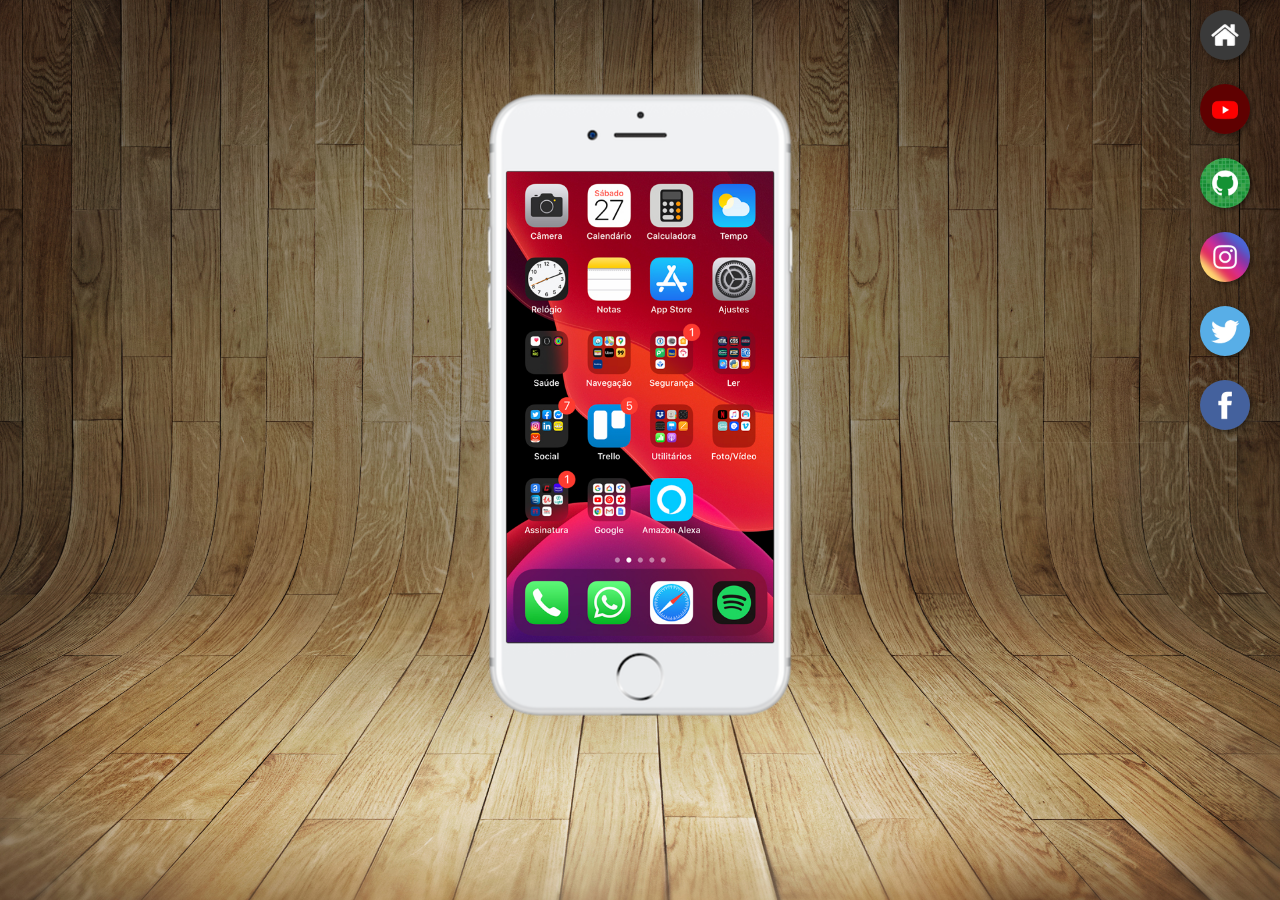
<file: index.html>
<!DOCTYPE html>
<html lang="pt-br">
<head>
    <meta charset="UTF-8">
    <meta name="viewport" content="width=device-width, initial-scale=1.0">
    <title>Projeto redes sociais</title>
    <link rel="shortcut icon" href="favicon.ico" type="image/x-icon">
    <link rel="stylesheet" href="css/style.css">
    <style>
        body{
            background-color: #252525;
            color: white;
            font-family: Arial, Helvetica, sans-serif;

        }

    </style>
</head>
<body >

    <main>
        <section id="cell-phone">
            <iframe src="views/home.html" name="screen" id="tela" frameborder="0">Seu navegador não é compatível.</iframe>
        </section>
        <section id="social-media">

            <a href="views/home.html" target="screen"><img src="imagens/logo-home.jpg" alt="home"></a><br>

            <a href="views/youtube.html" target="screen"><img src="imagens/logo-youtube.jpg" alt="youtube"></a><br>

            <a href="views/github.html" target="screen"><img src="imagens/logo-github.jpg" alt="github"></a><br>

            <a href="views/instagram.html" target="screen"><img src="imagens/logo-instagram.jpg" alt="instagram"></a><br>

            <a href="views/twitter.html" target="screen"><img src="imagens/logo-twitter.jpg" alt="twitter"></a><br>

            <a href="views/facebook.html" target="screen"><img src="imagens/logo-facebook.jpg" alt="facebook"></a><br>

        </section>
    </main>


</body>
</html>
</file>
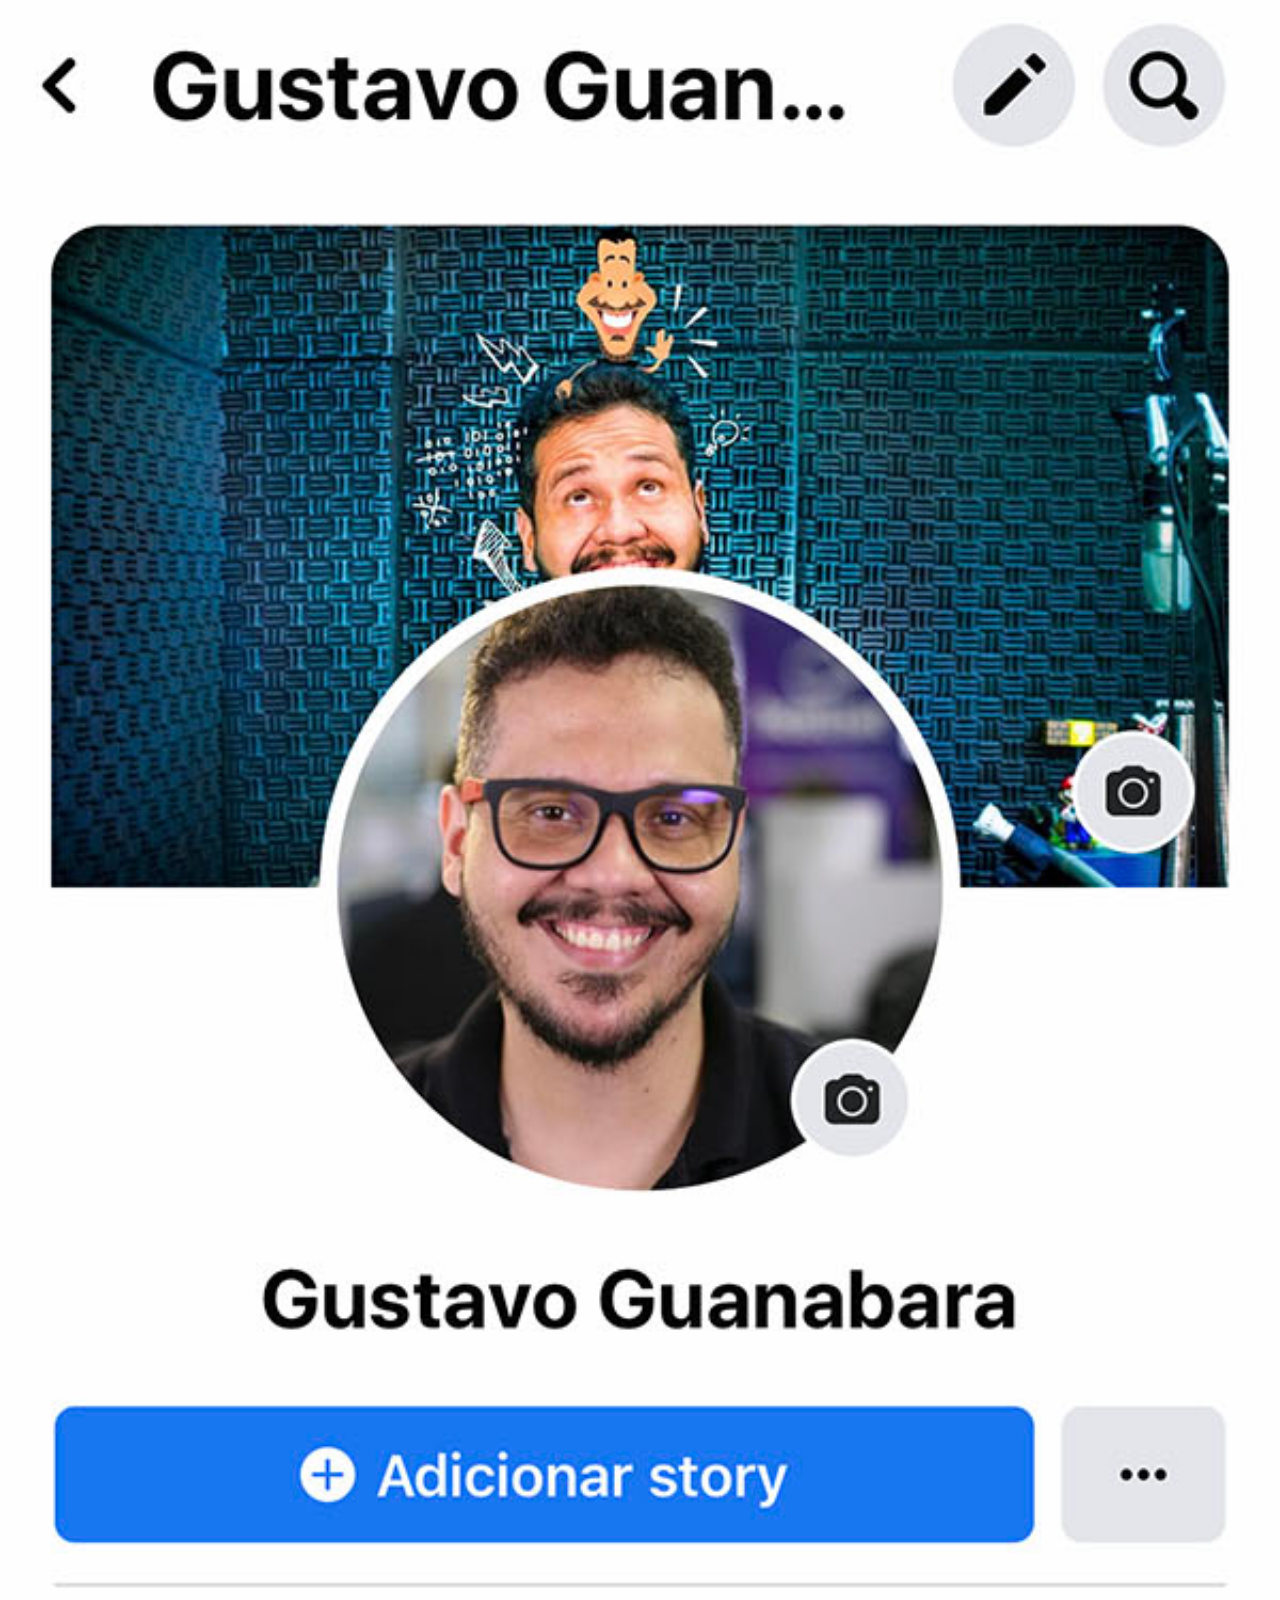
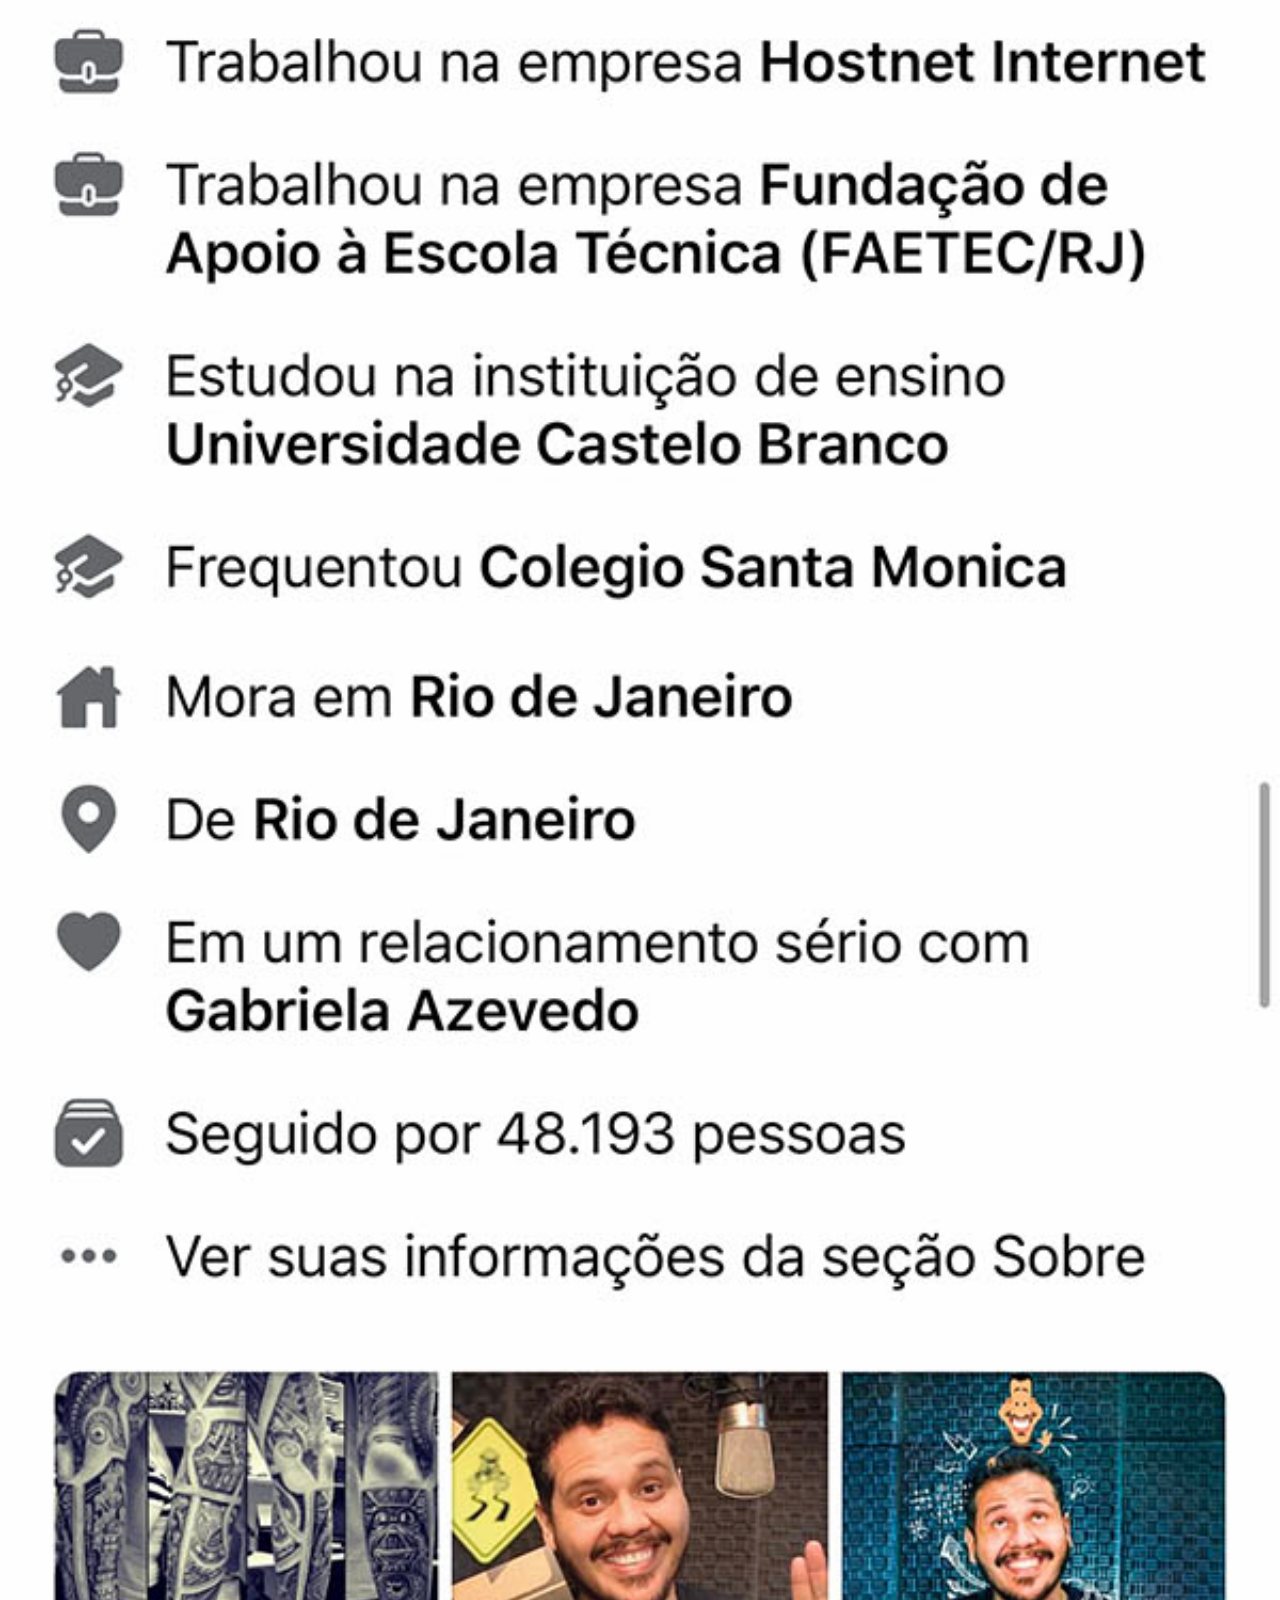
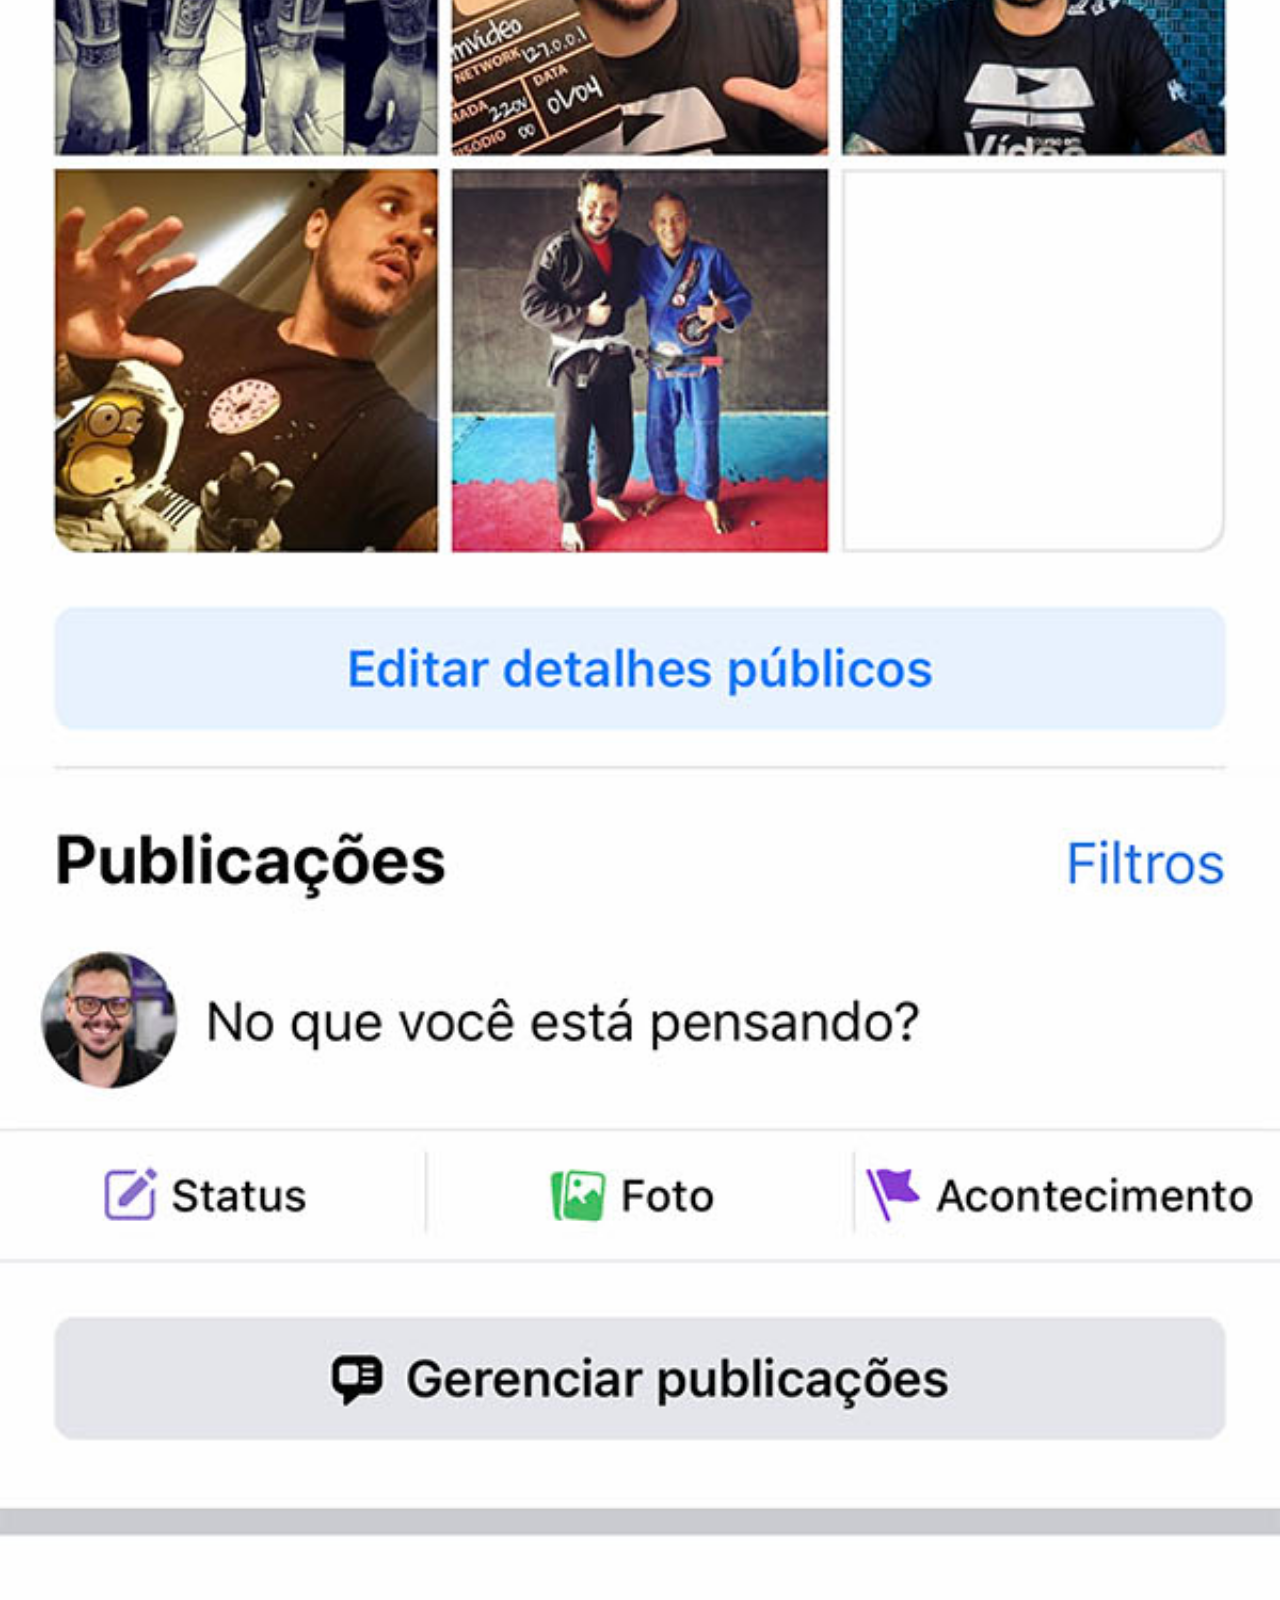
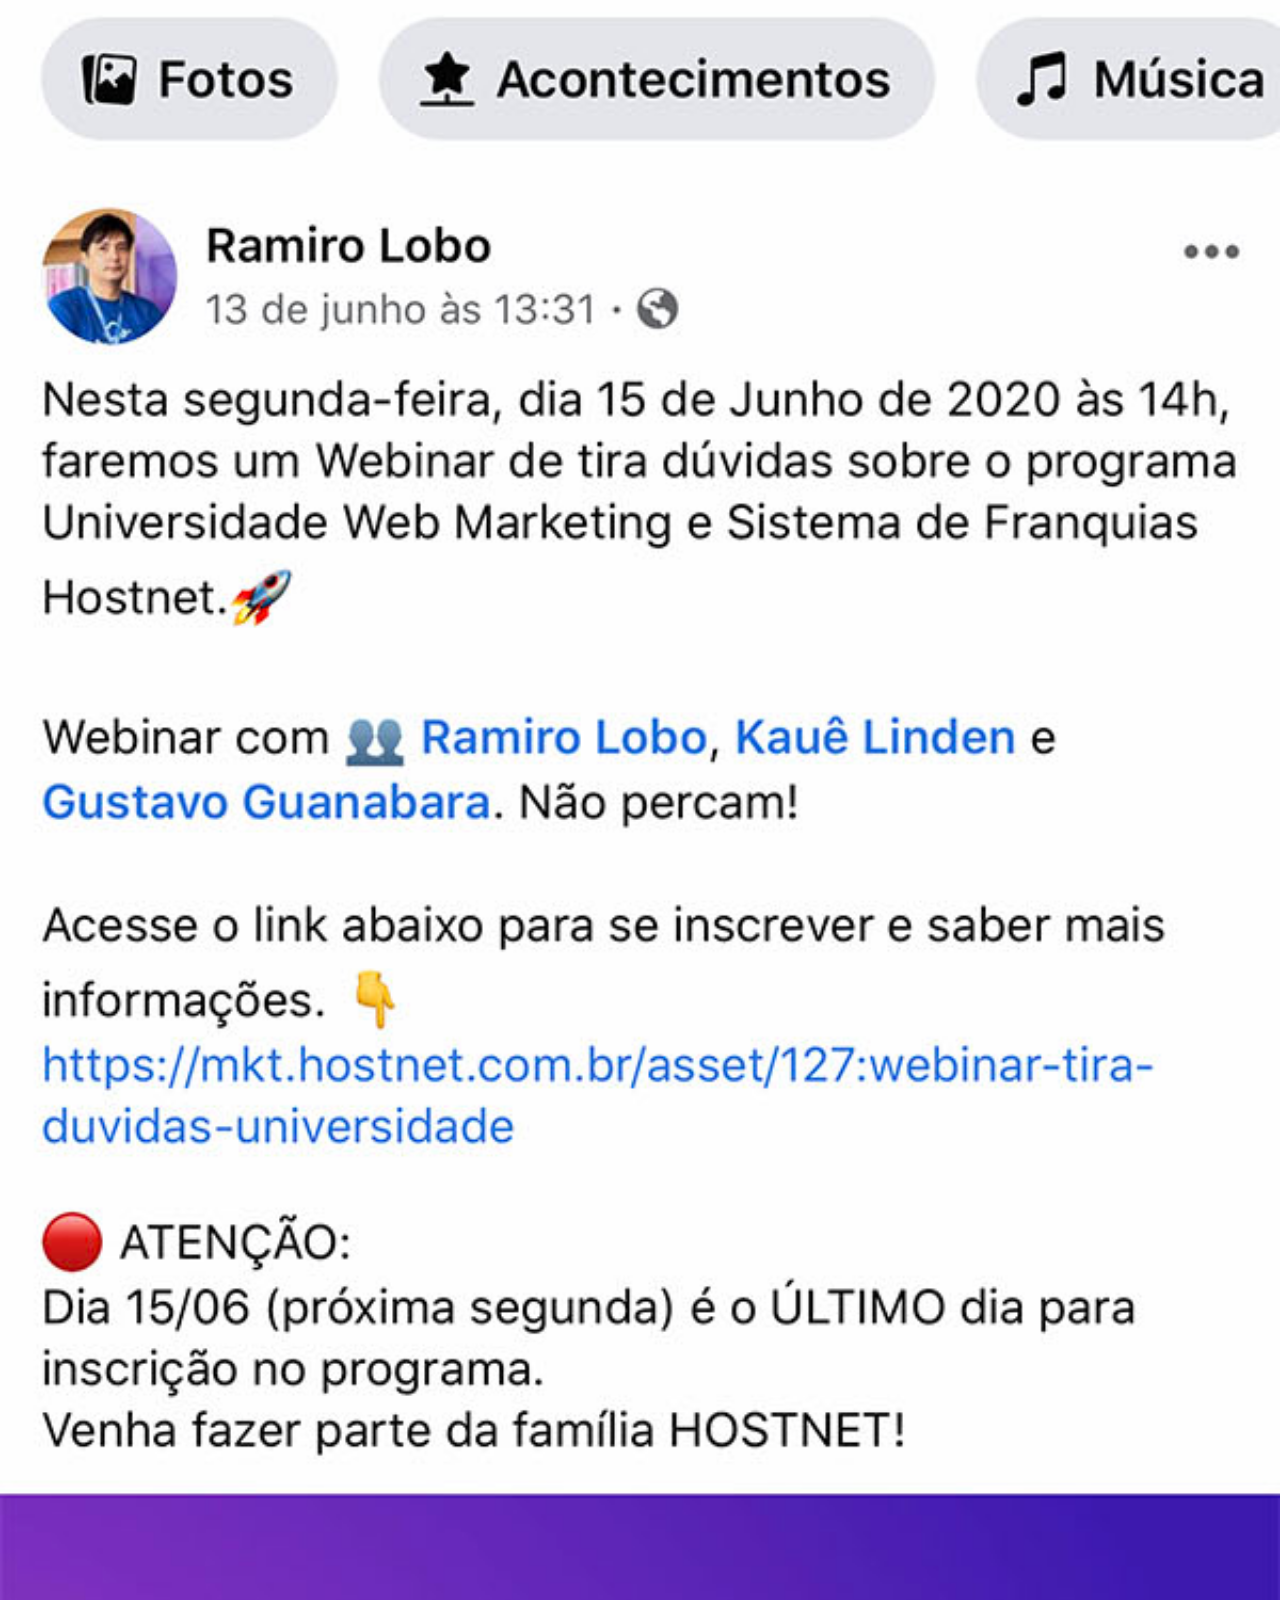
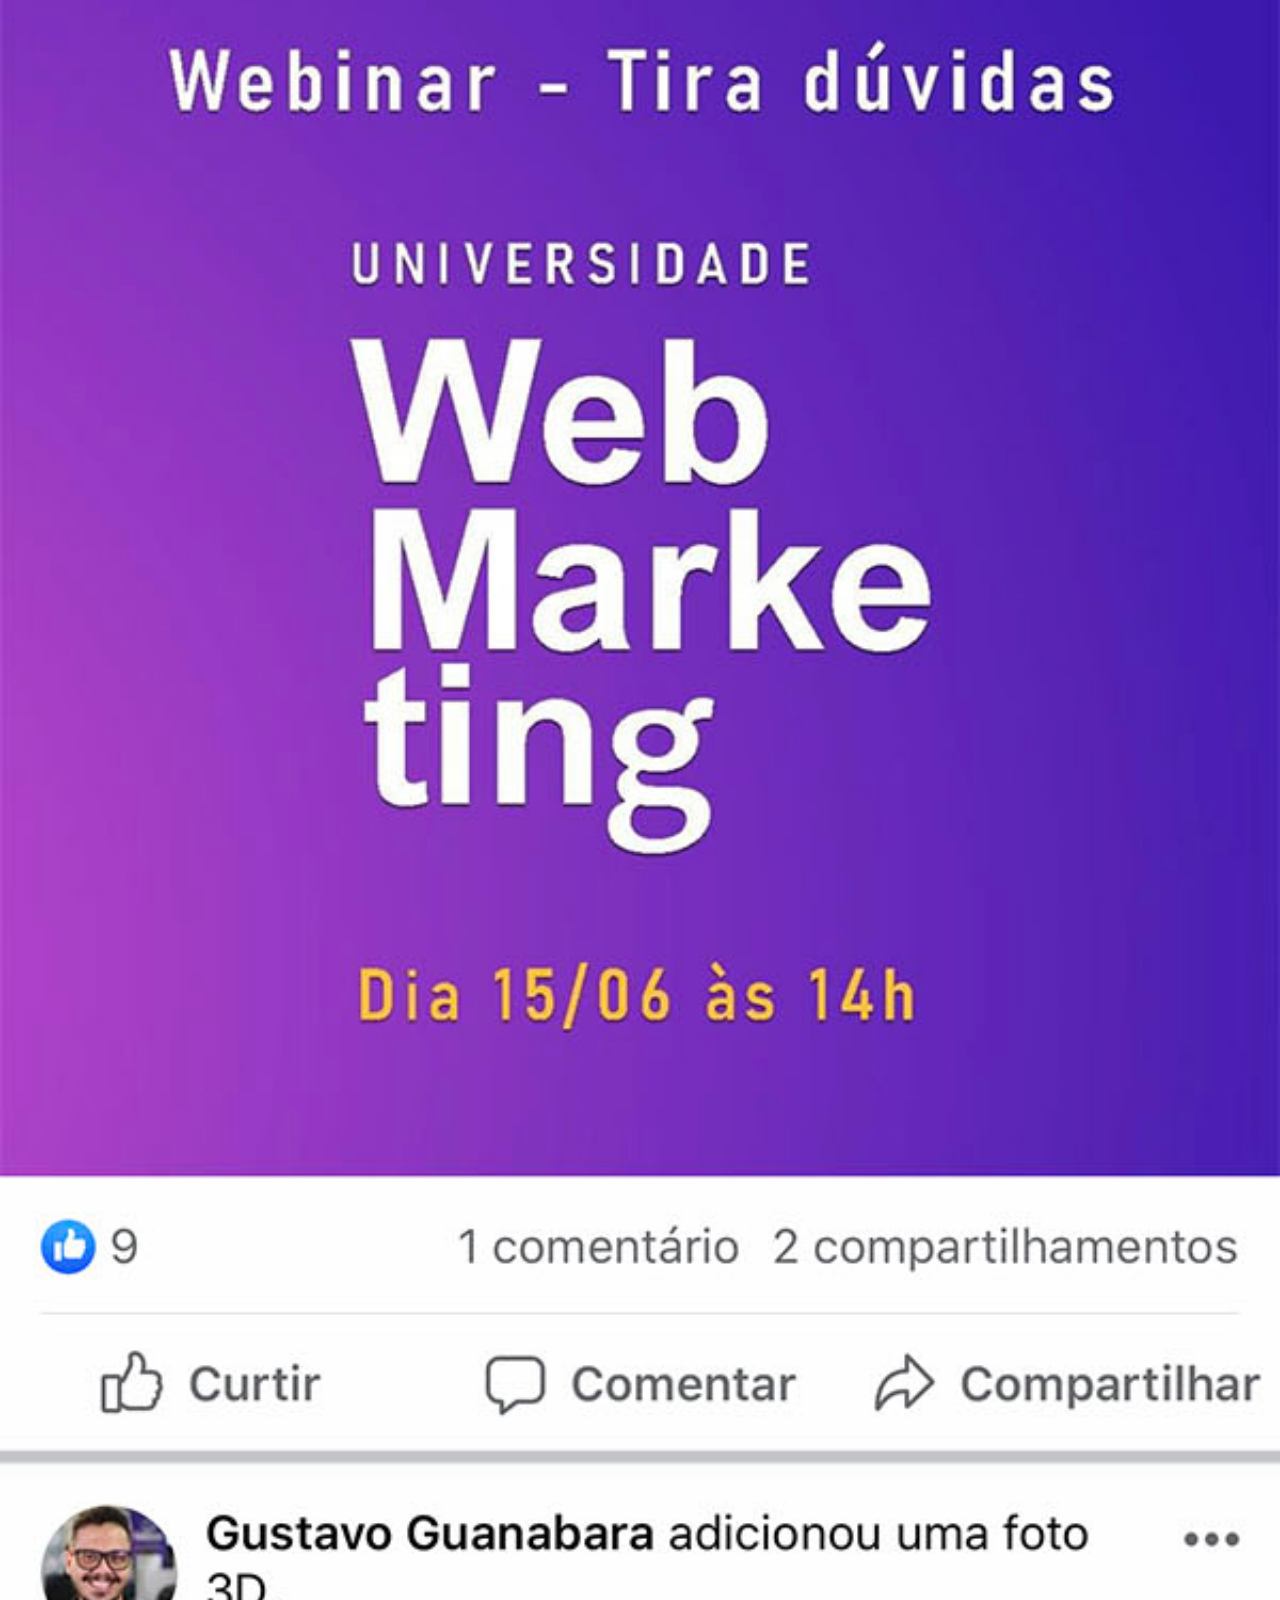
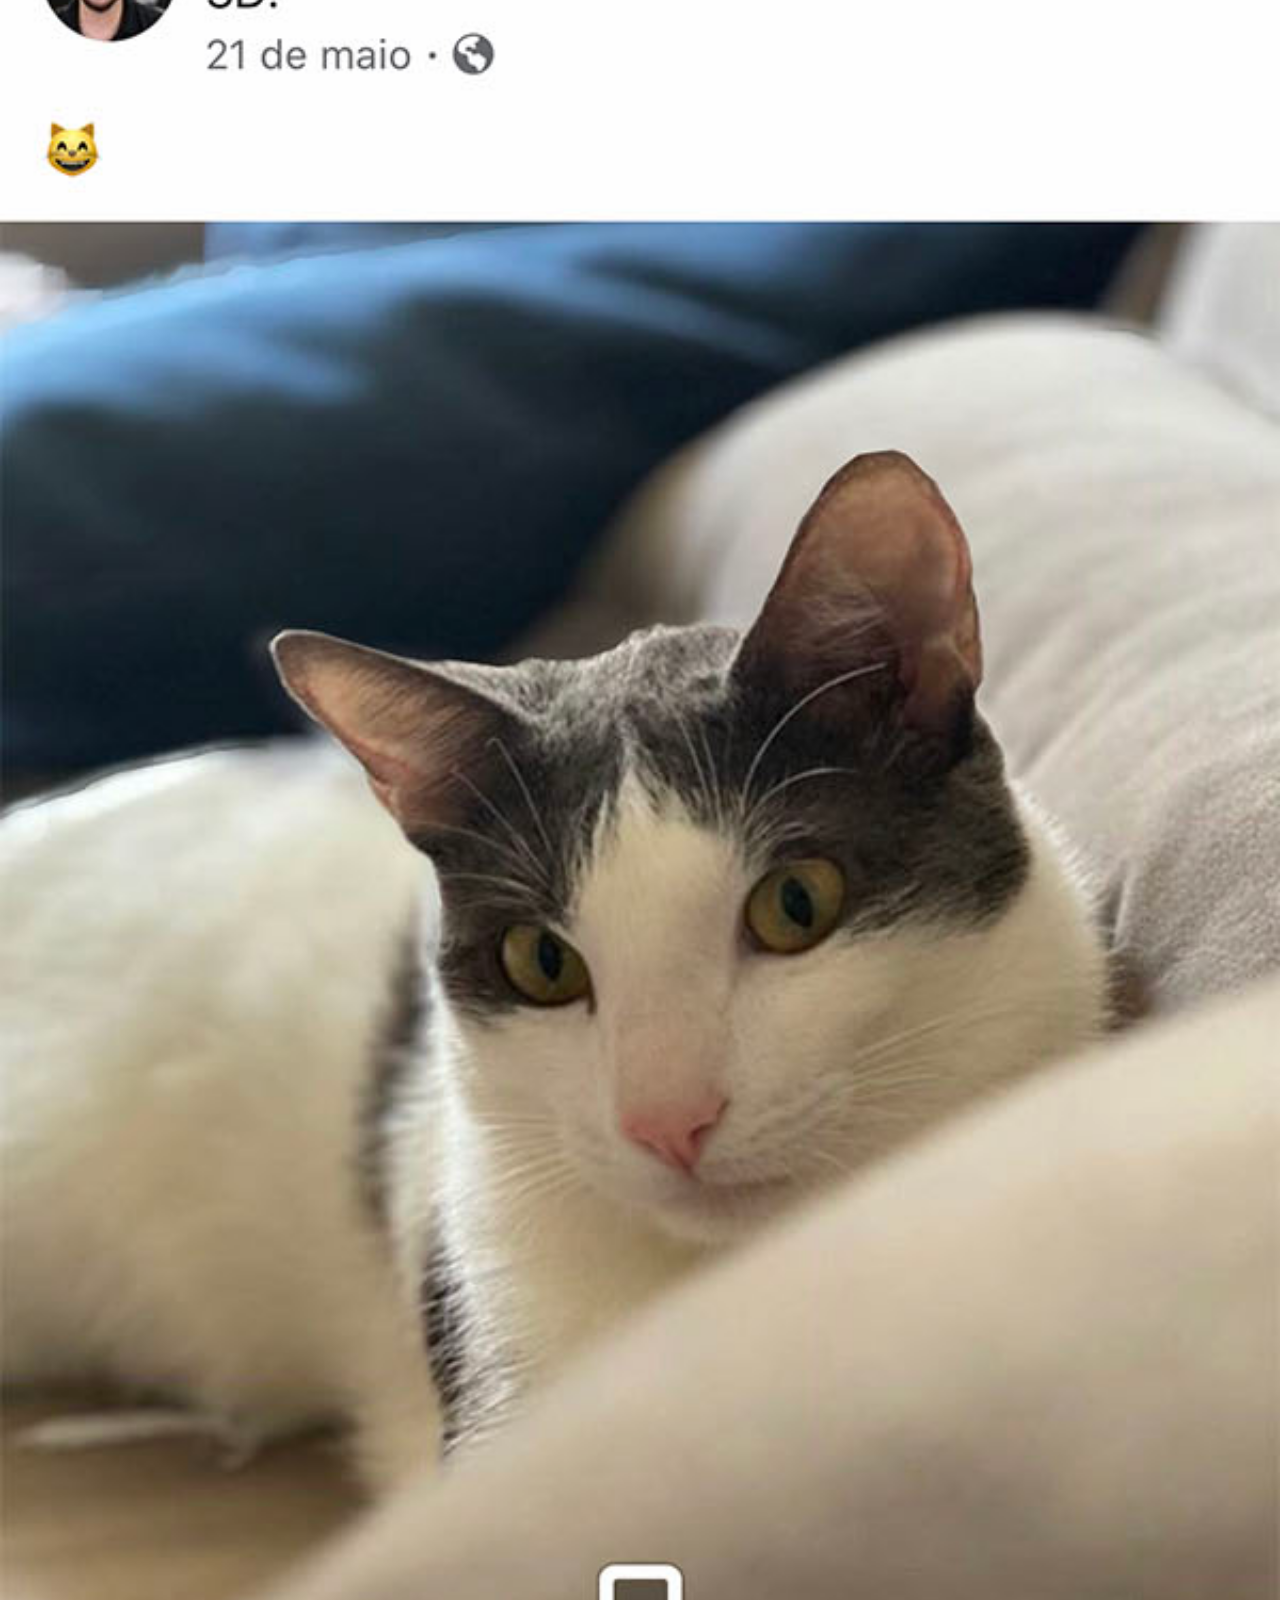
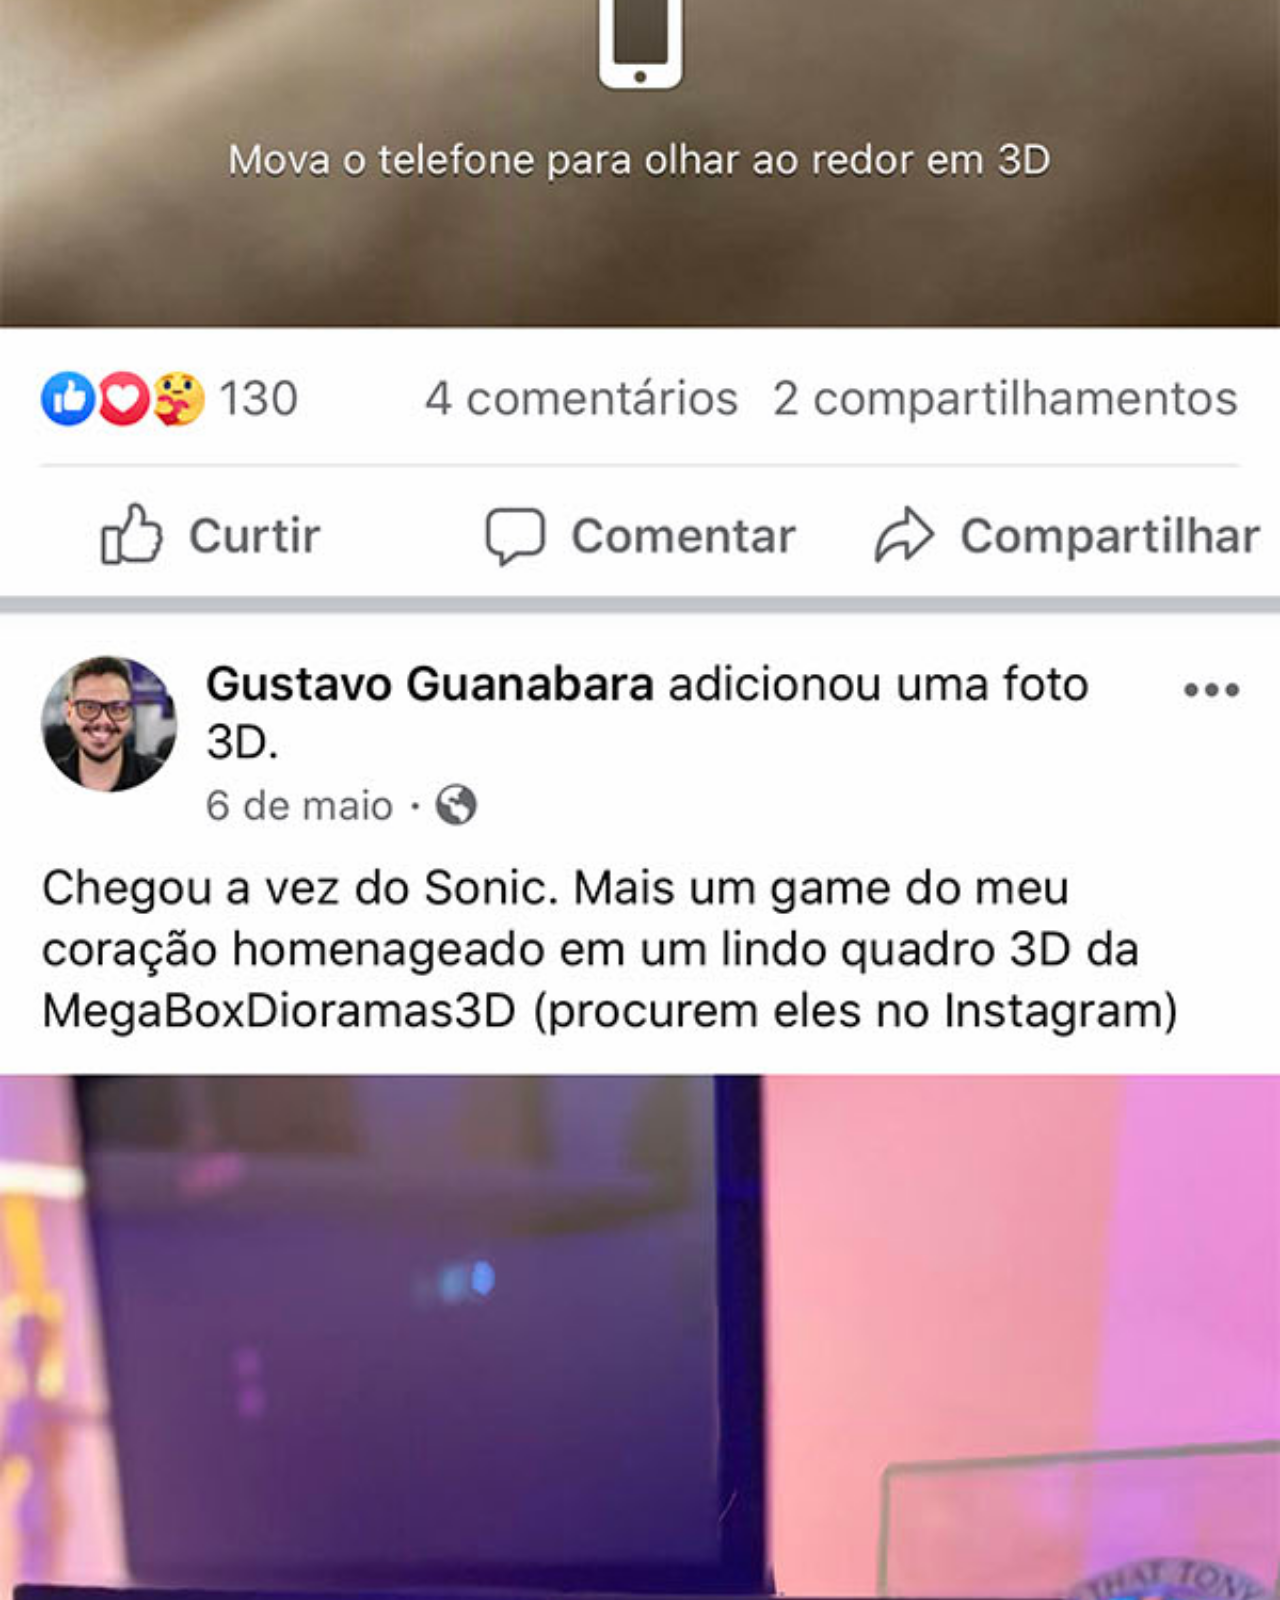
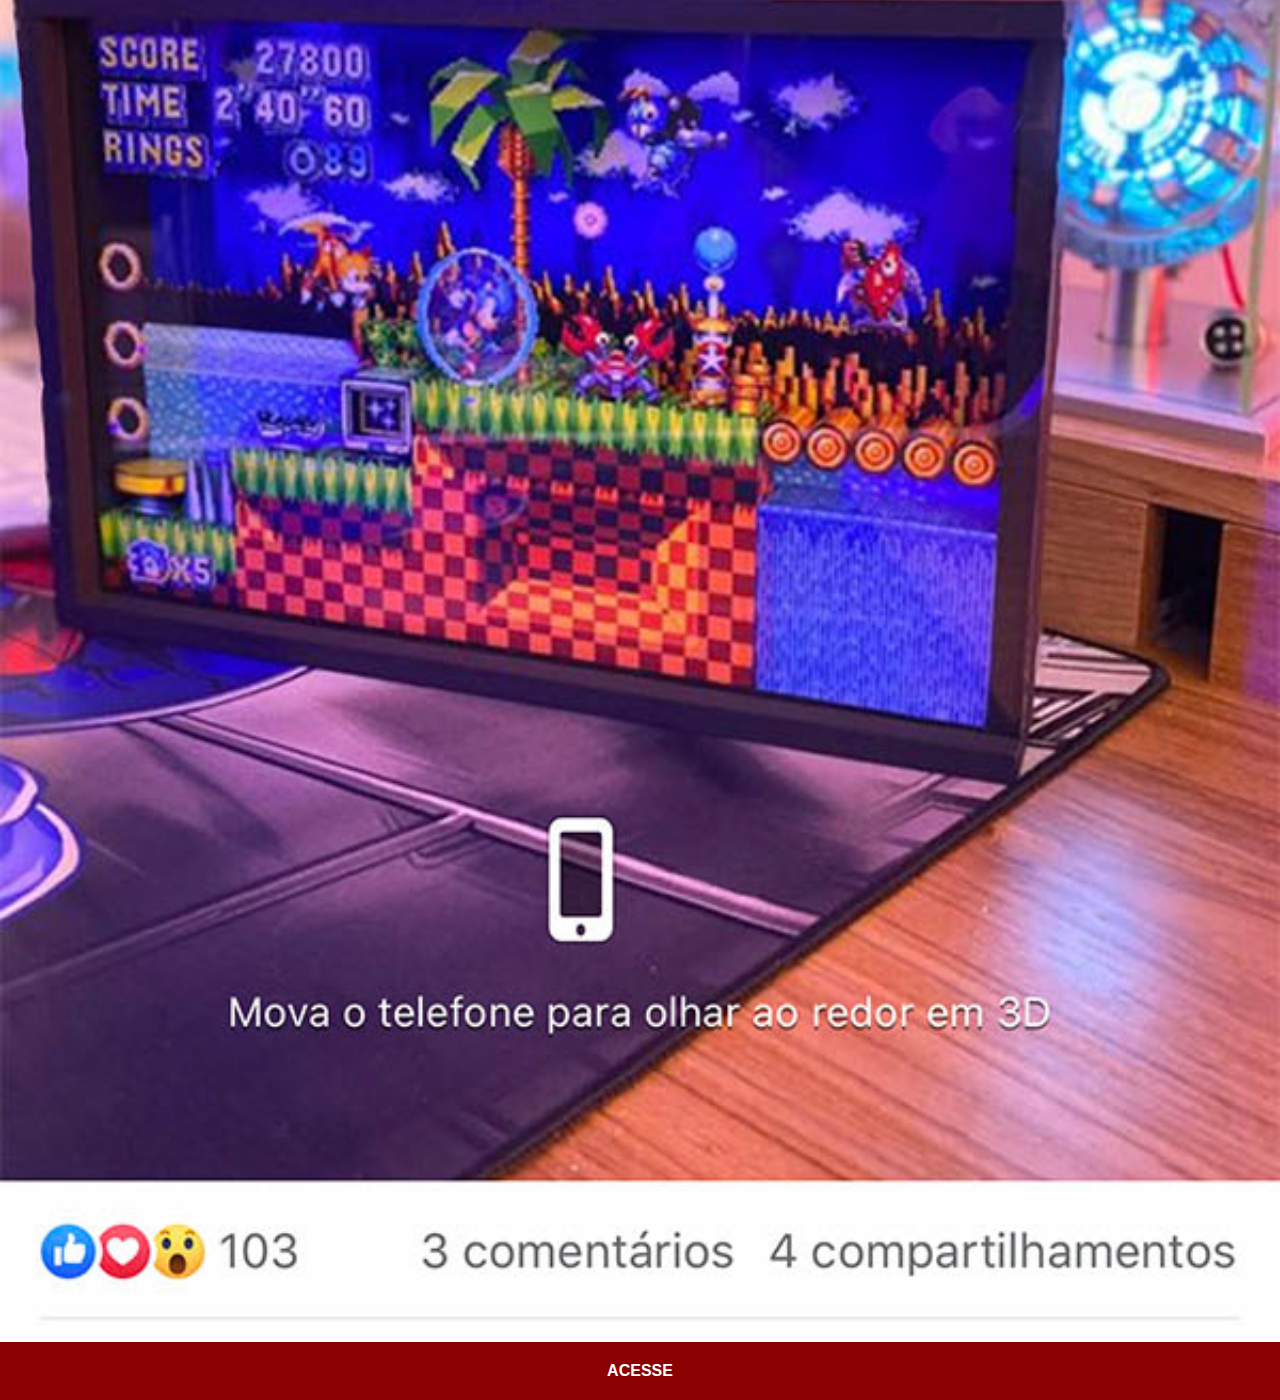
<file: views/facebook.html>
<!DOCTYPE html>
<html lang="pt-br">
<head>
    <meta charset="UTF-8">
    <meta name="viewport" content="width=device-width, initial-scale=1.0">
    <title>Facebook</title>
    <link rel="stylesheet" href="../css/social.css">
</head>
<body>
    <img src="../imagens/tela-facebook.jpg" alt="facebook">
    <a href="https://www.facebook.com/CursosEmVideo/" target="_blank">ACESSE</a>
</body>
</html>
</file>
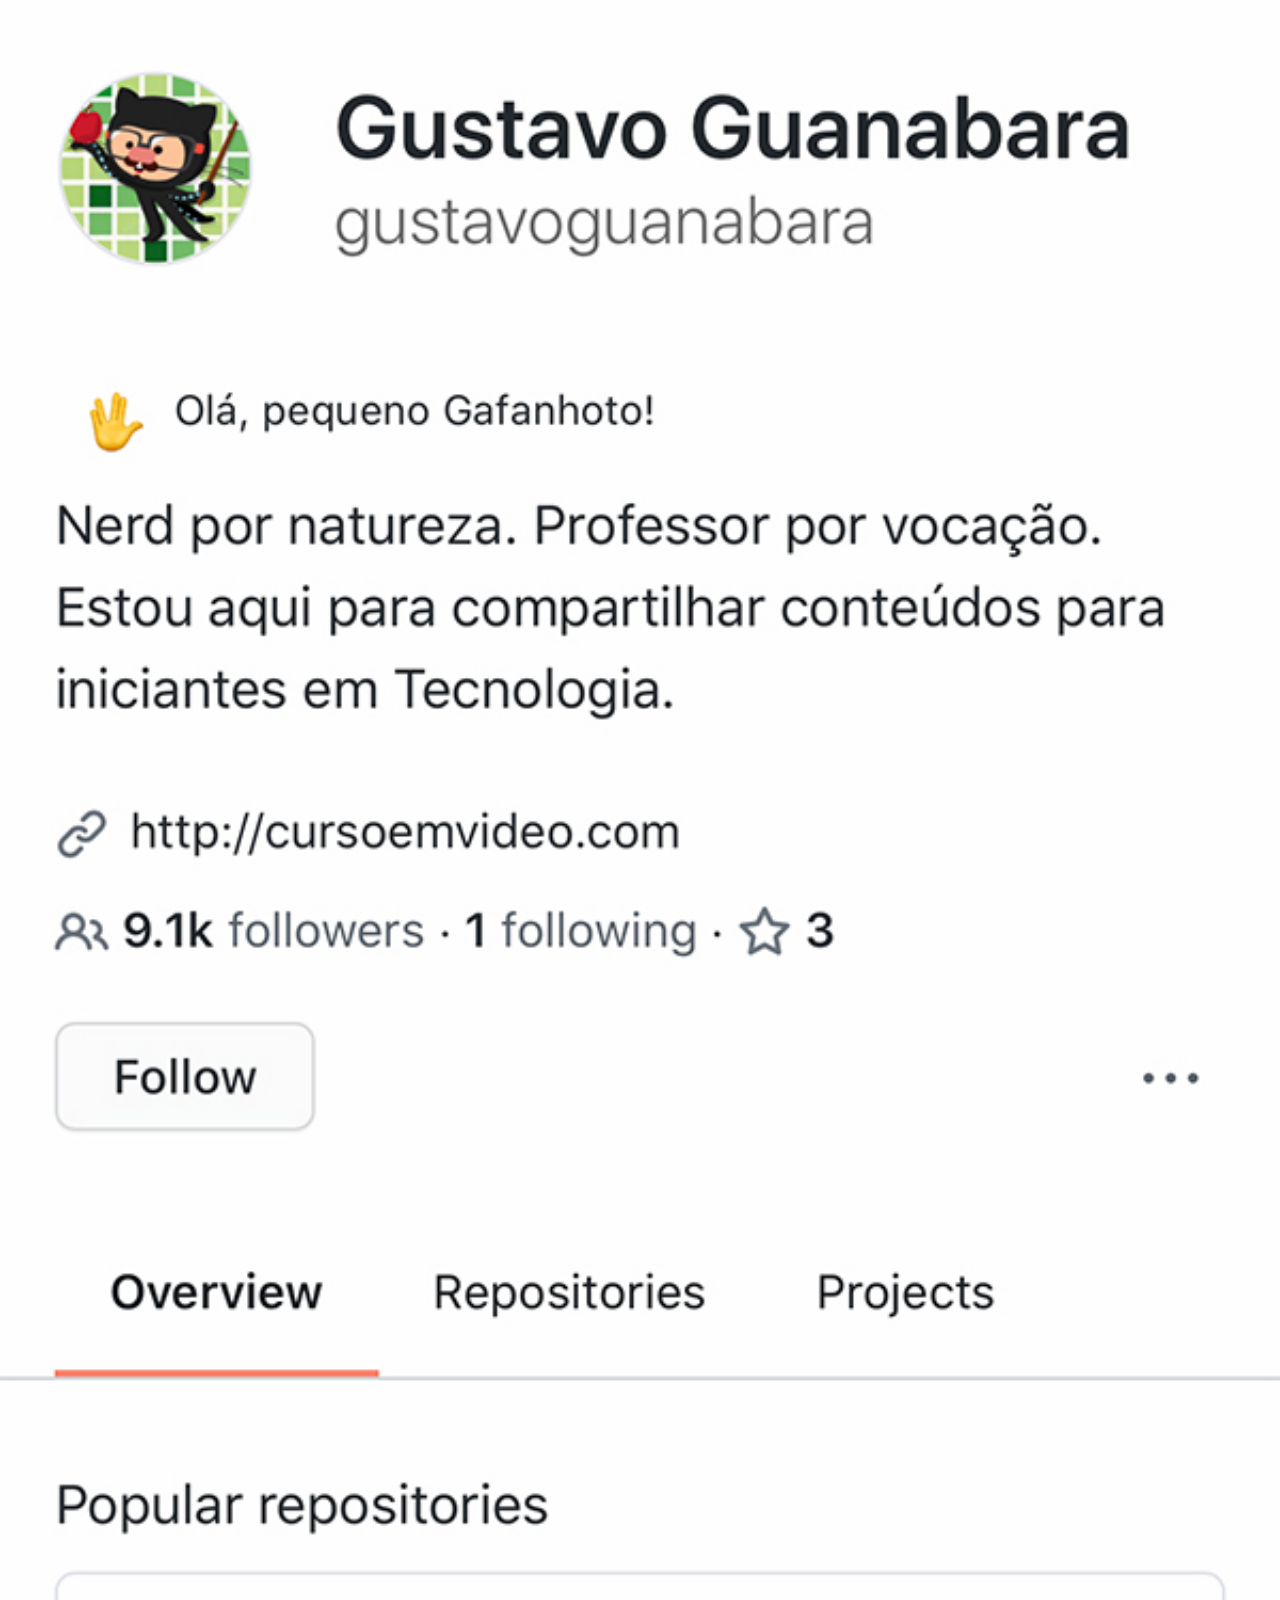
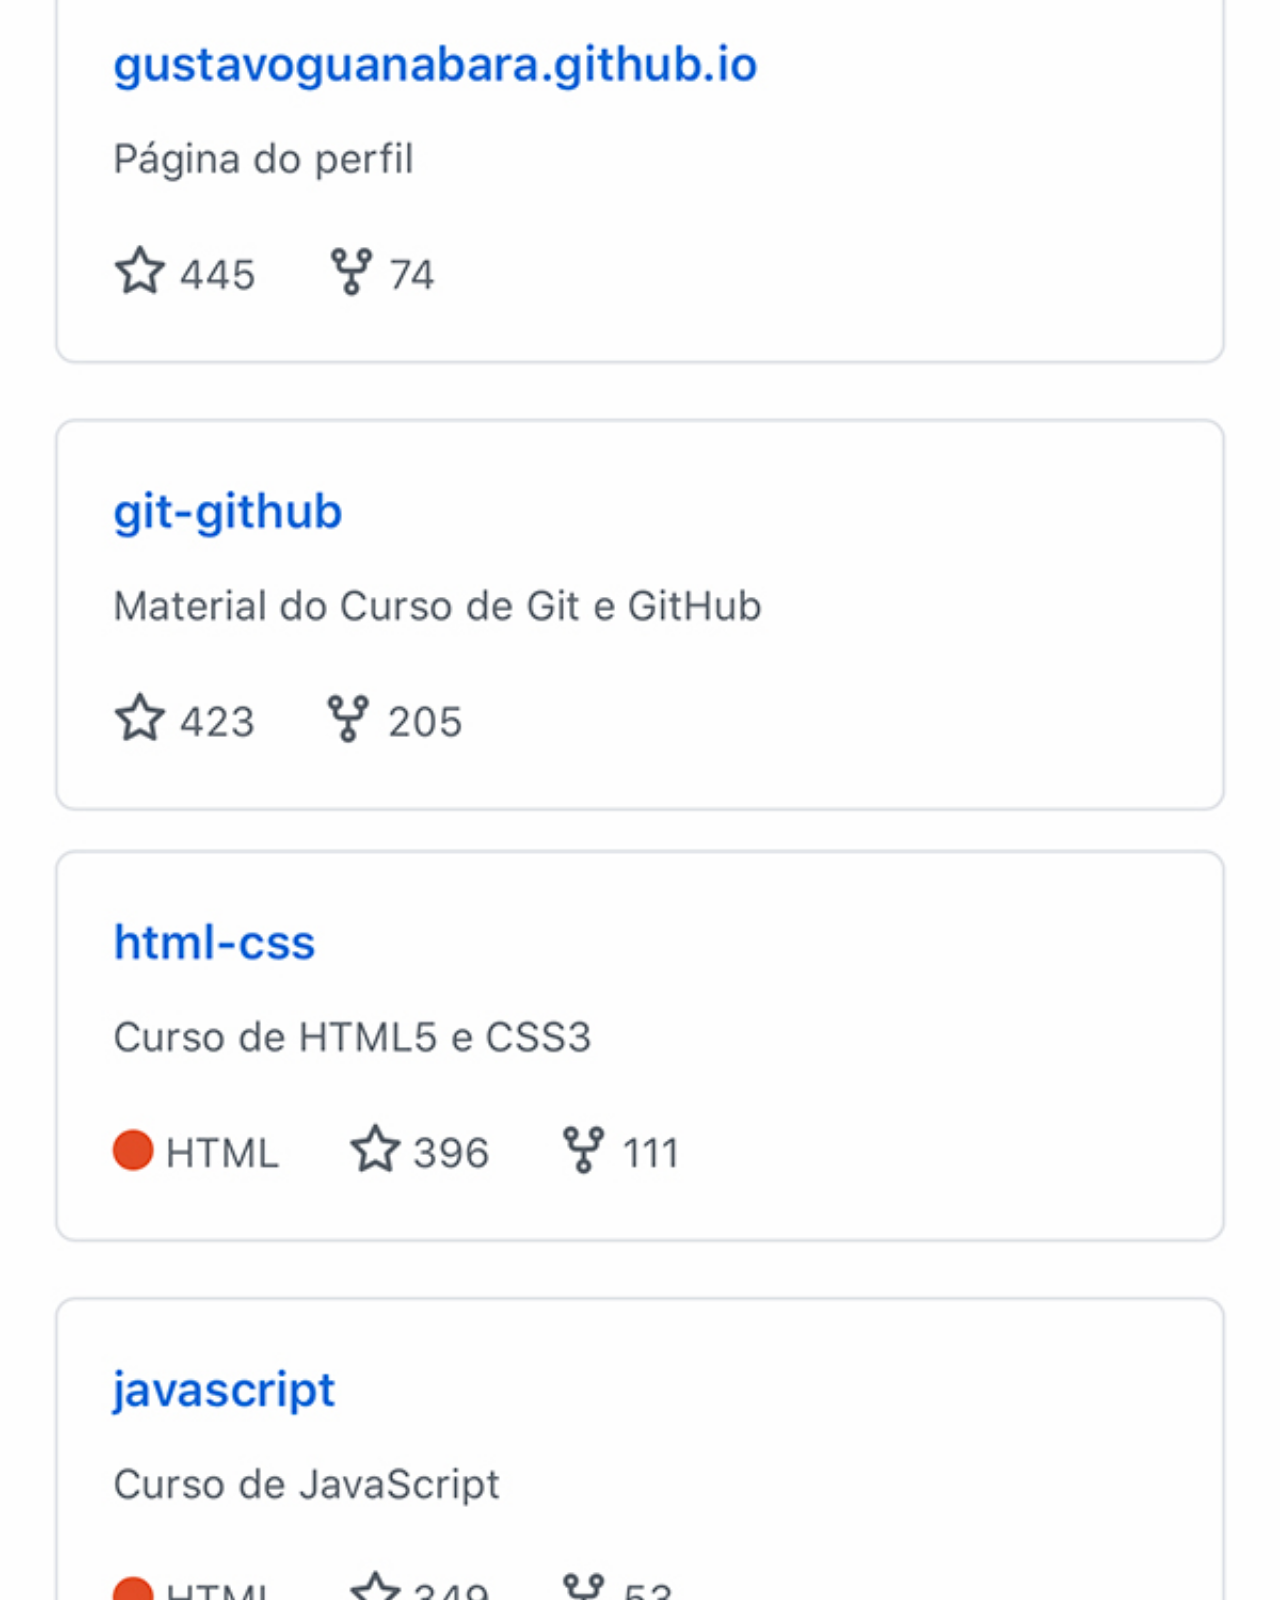
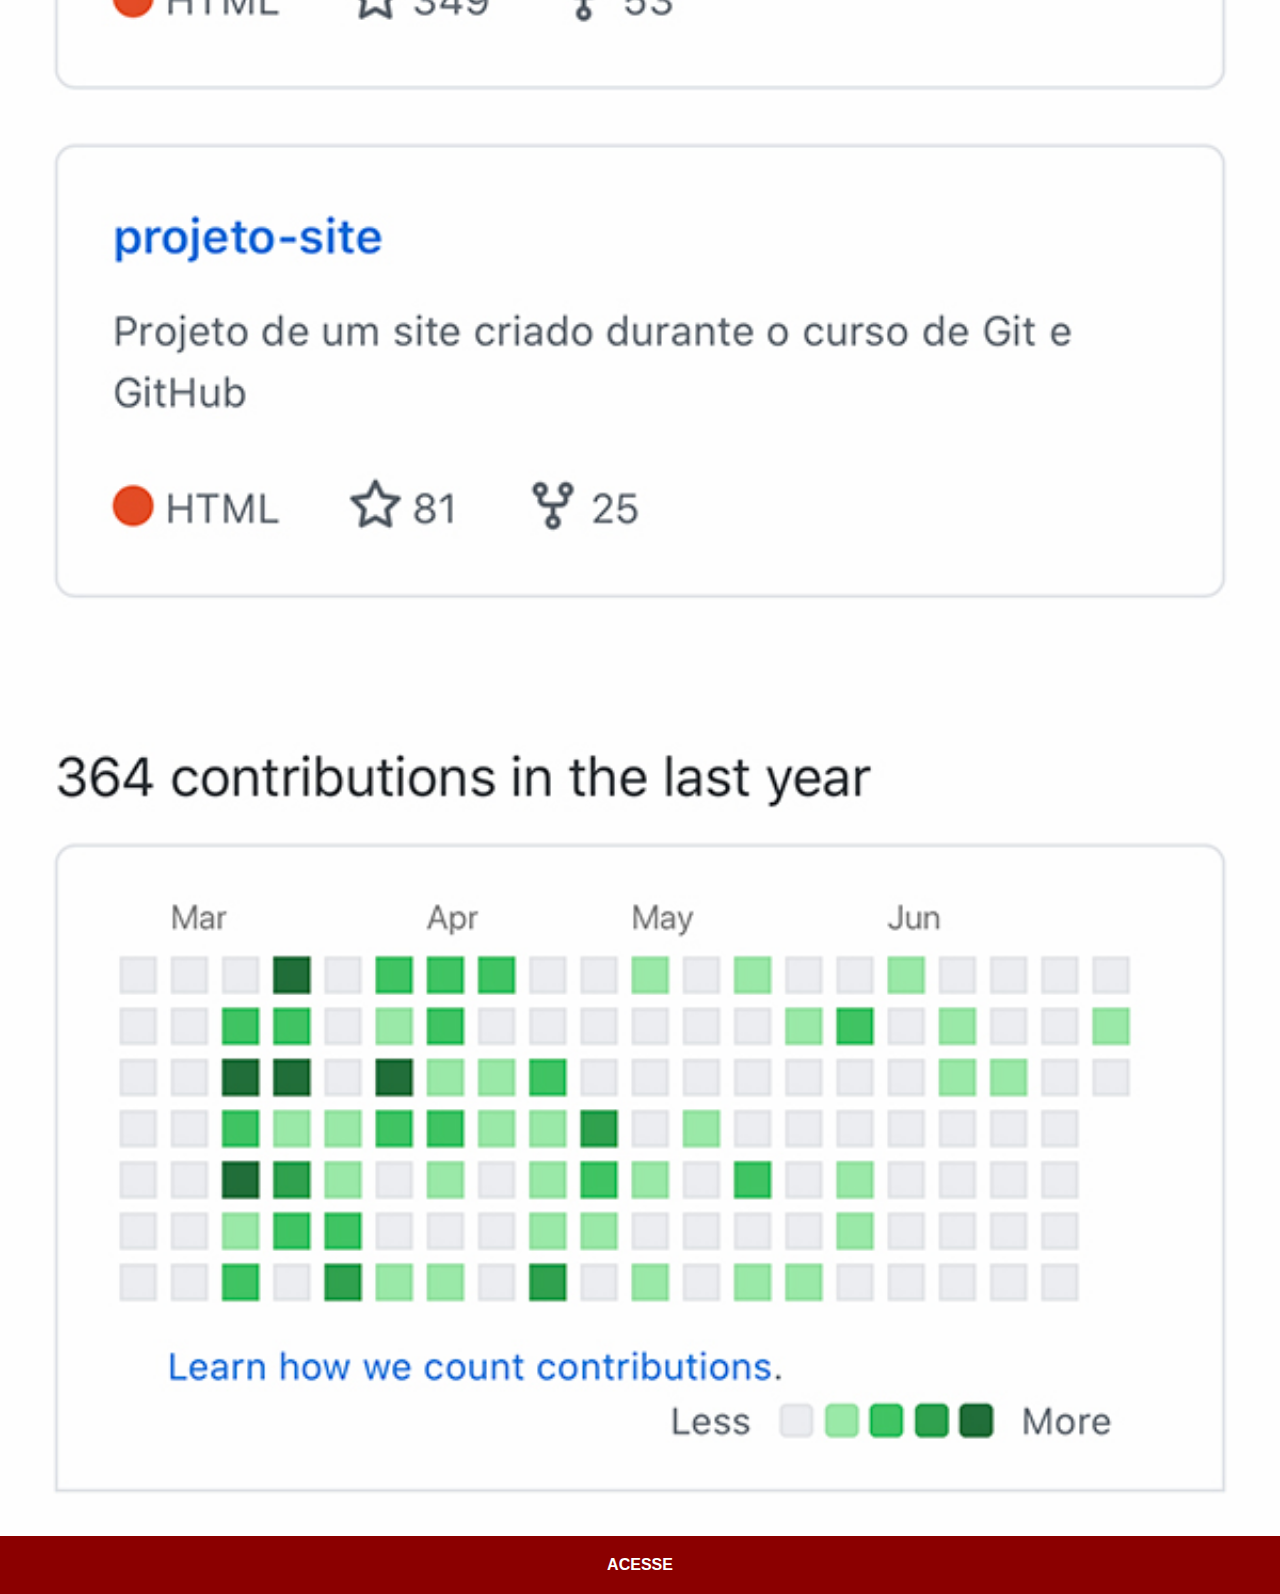
<file: views/github.html>
<!DOCTYPE html>
<html lang="pt-br">
<head>
    <meta charset="UTF-8">
    <meta name="viewport" content="width=device-width, initial-scale=1.0">
    <title>GitHub</title>
    <link rel="stylesheet" href="../css/social.css">
</head>
<body>
    <img src="../imagens/tela-github.jpg" alt="GitHub">
    <a href="https://github.com/cursoemvideo" target="_blank">ACESSE</a>
</body>
</html>
</file>
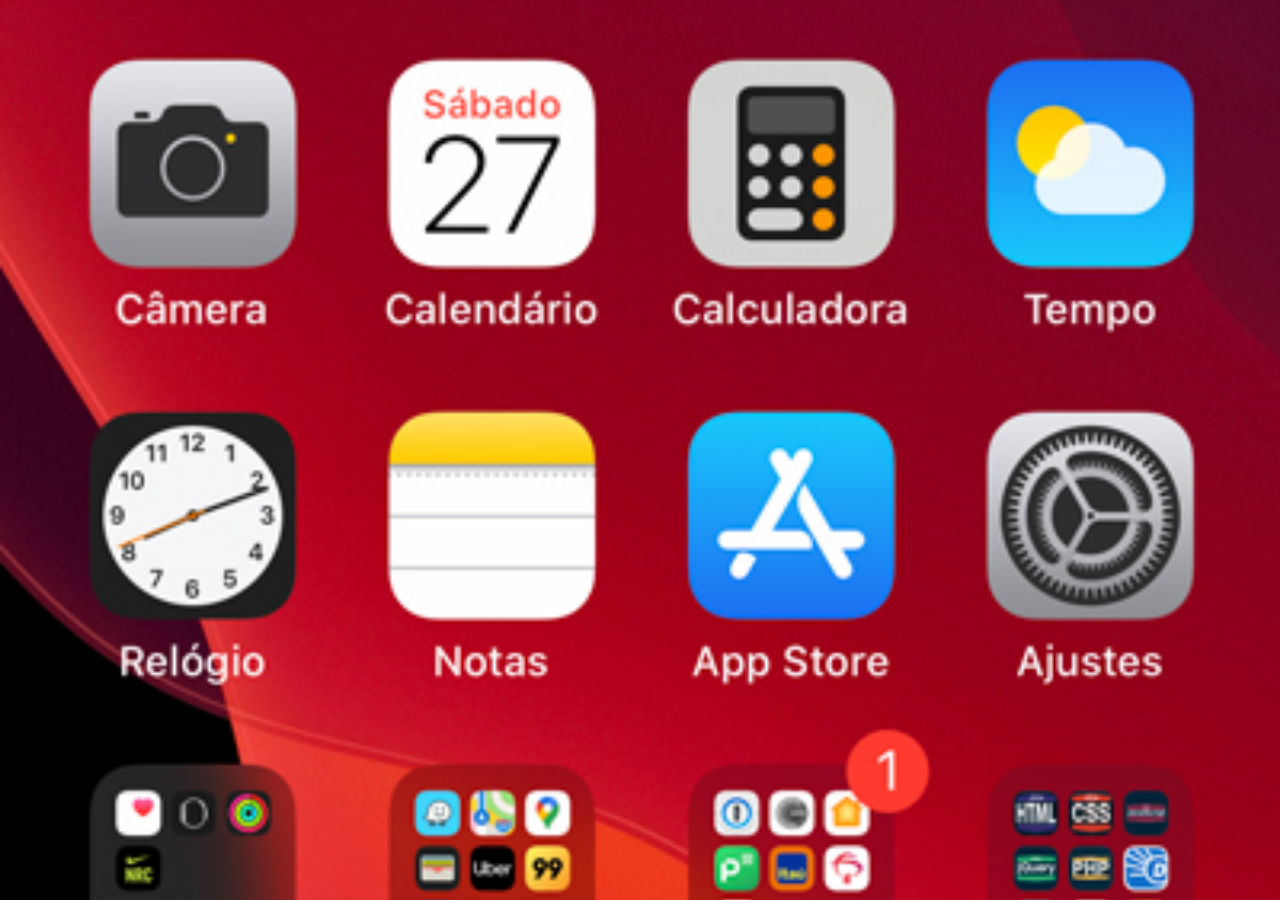
<file: views/home.html>
<!DOCTYPE html>
<html lang="pt-br">
<head>
    <meta charset="UTF-8">
    <meta name="viewport" content="width=device-width, initial-scale=1.0">
    <title>Home</title>
    <link rel="stylesheet" href="../css/social.css">
</head>
<body id="body-home">
    
</body>
</html>
</file>
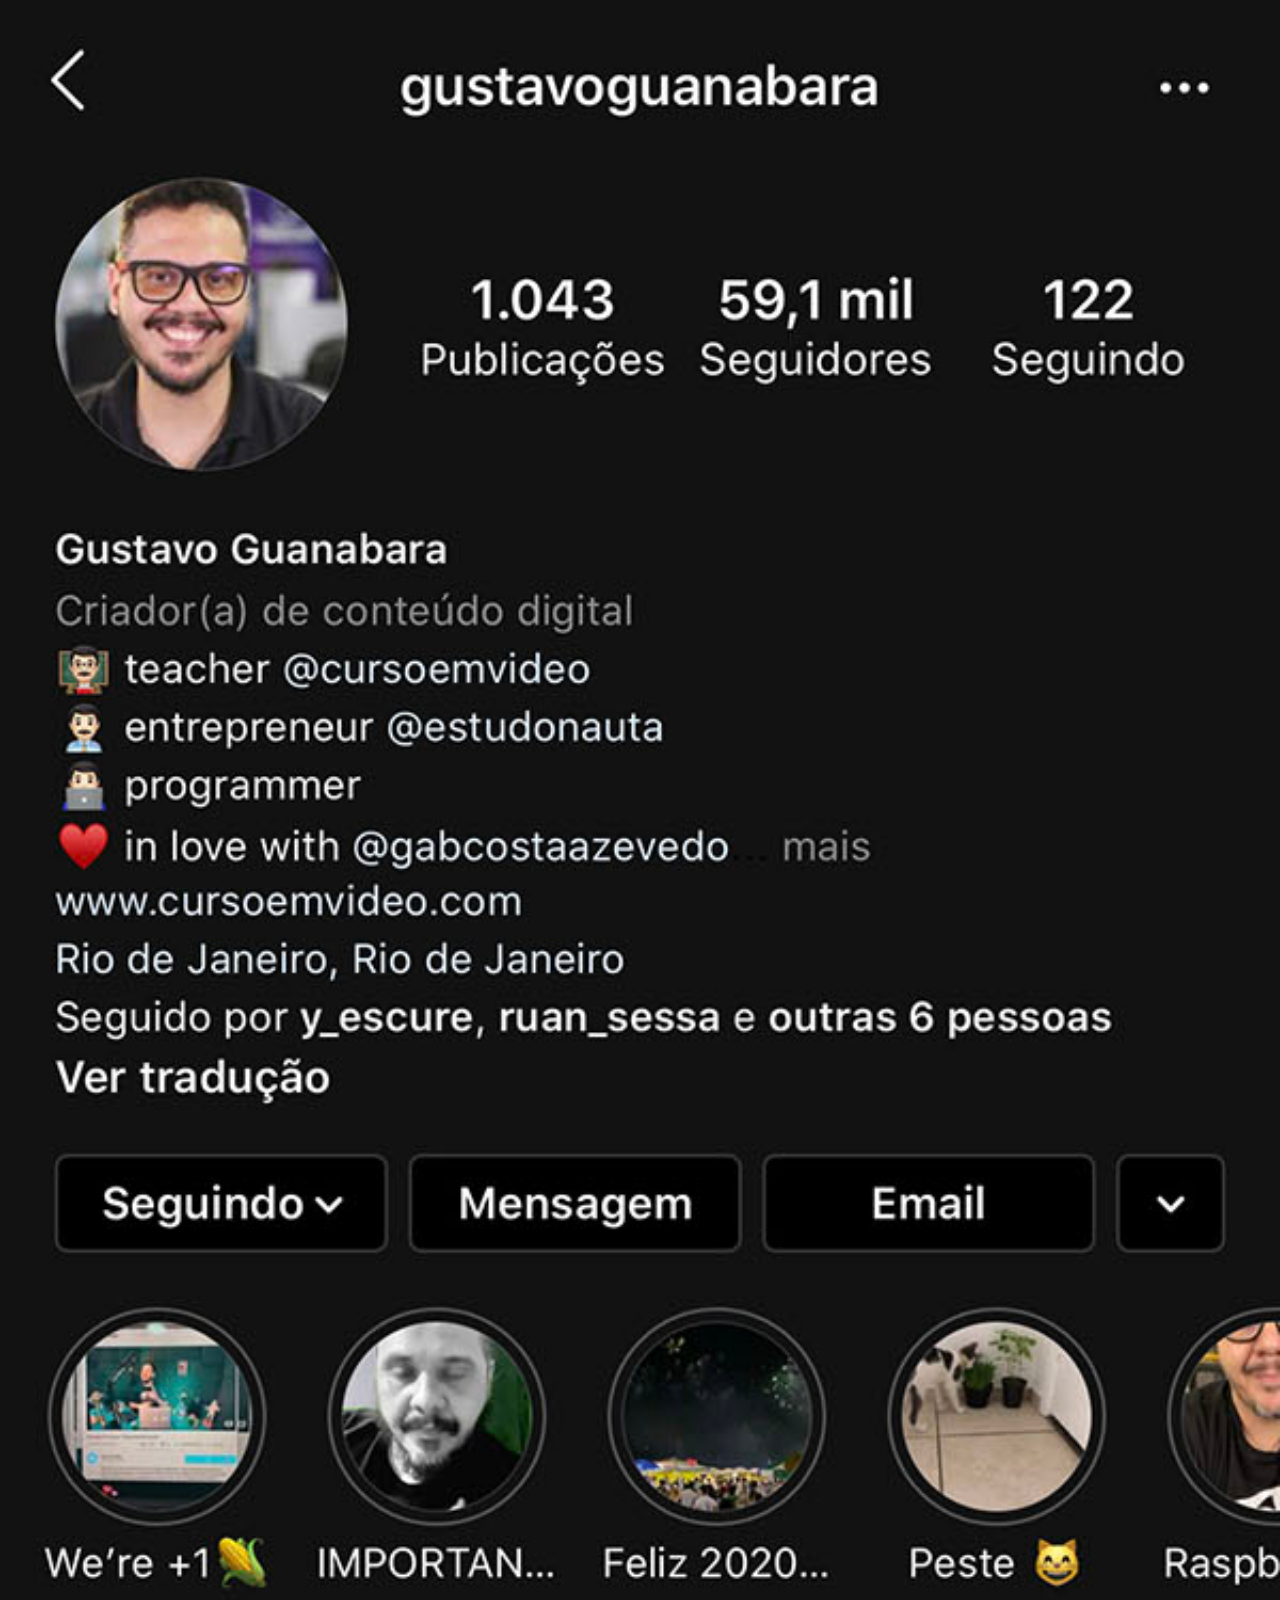
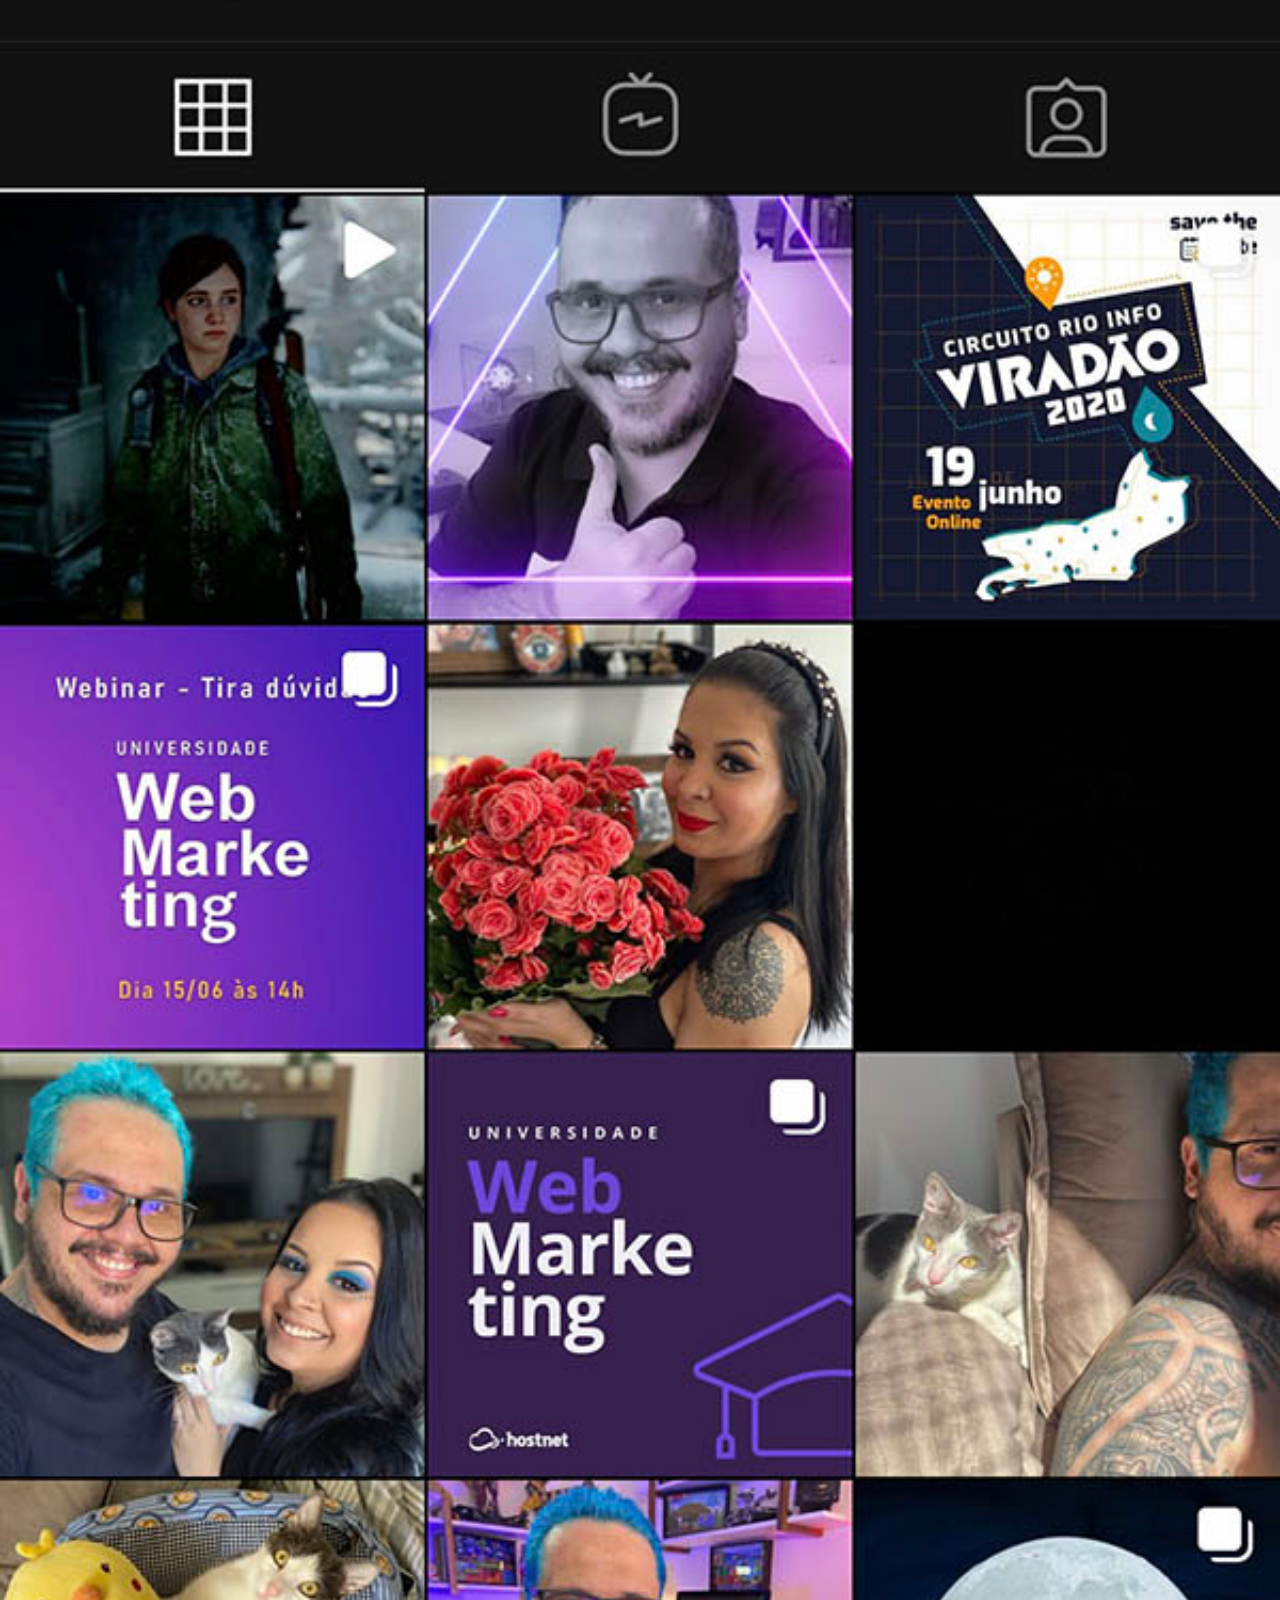
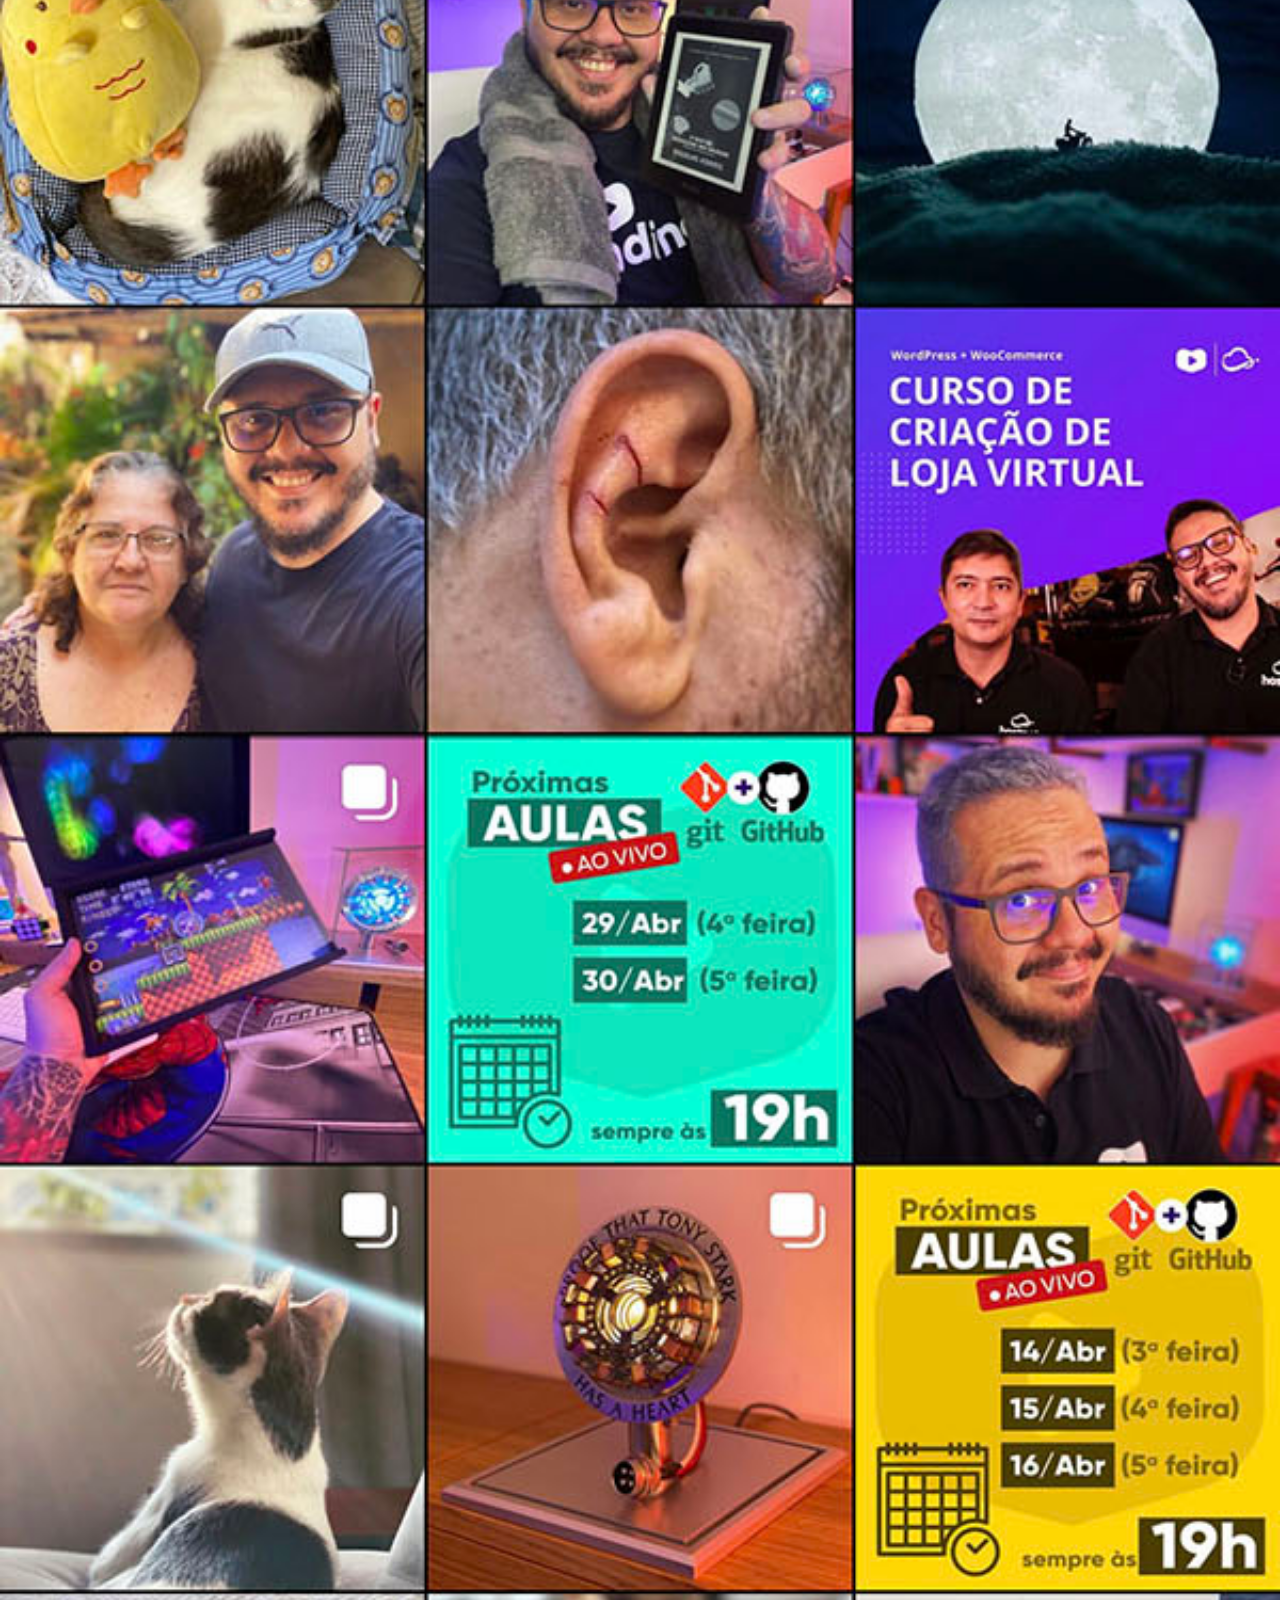
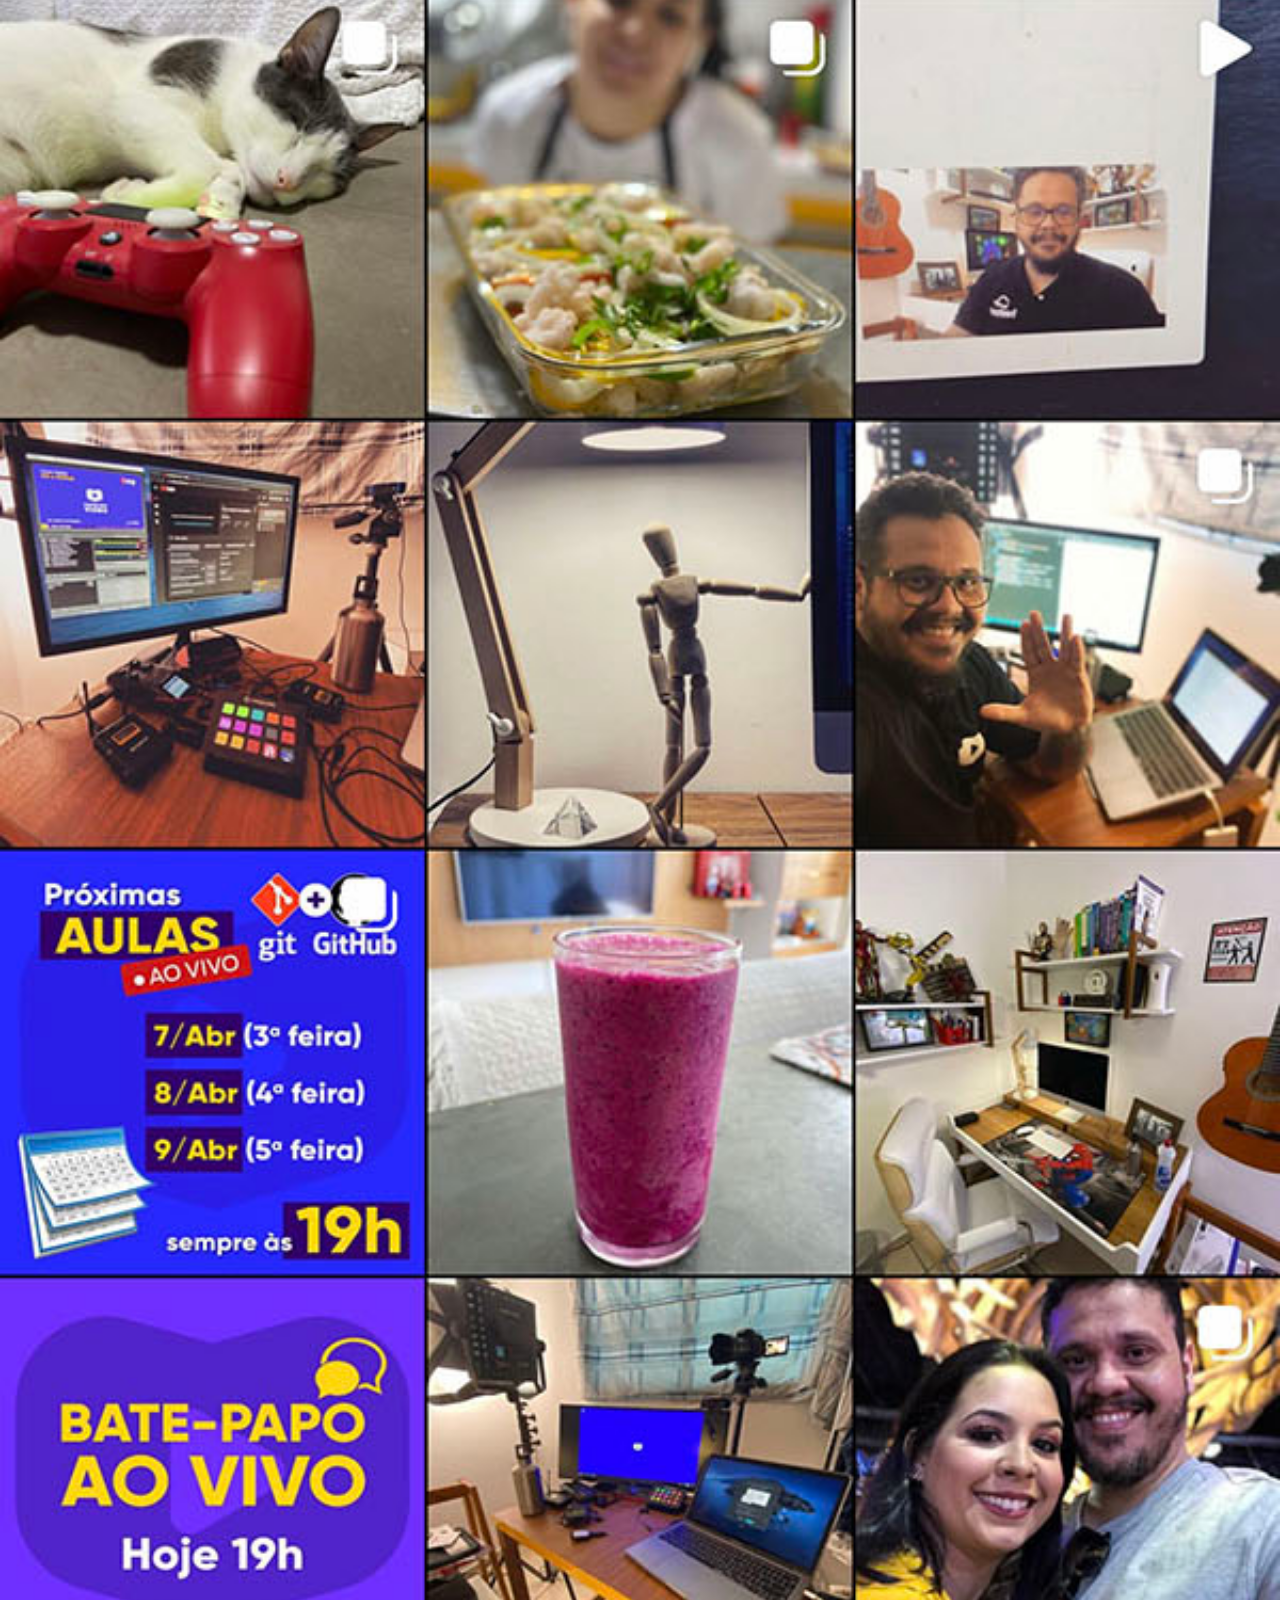
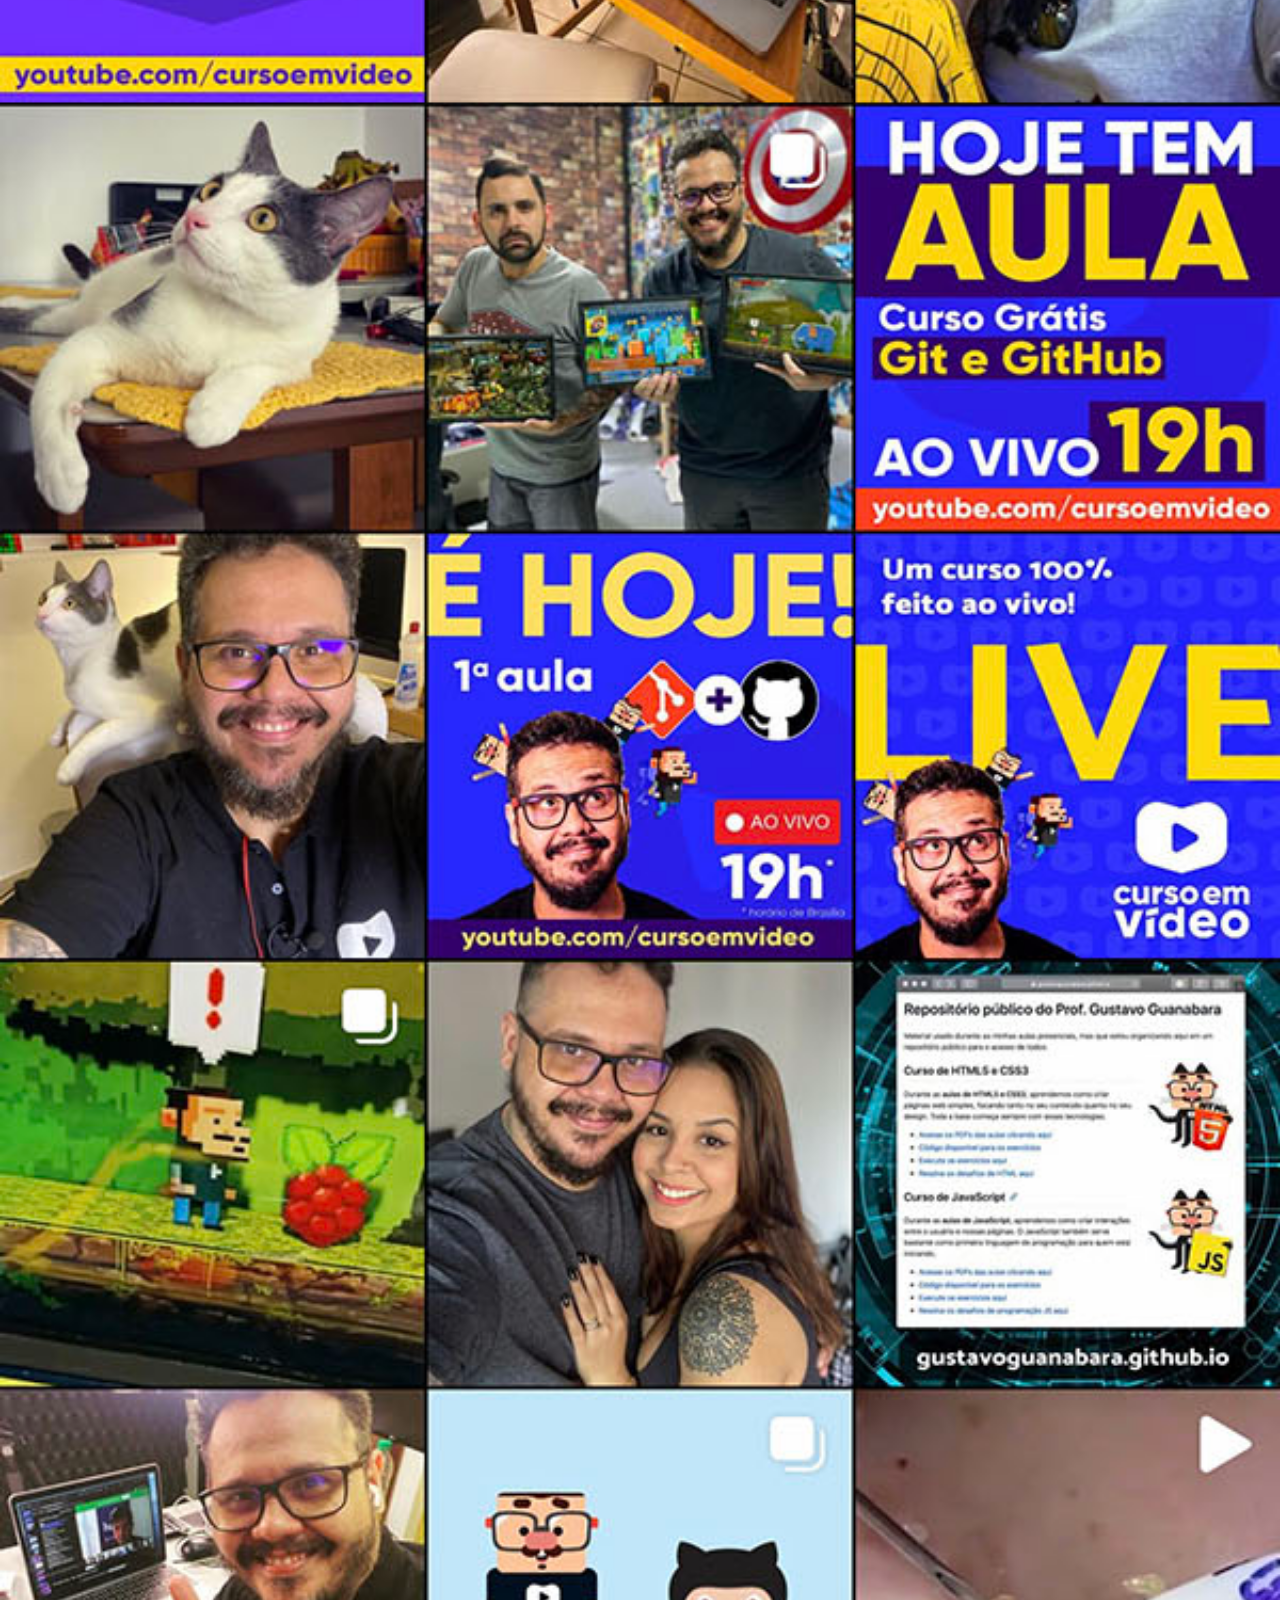
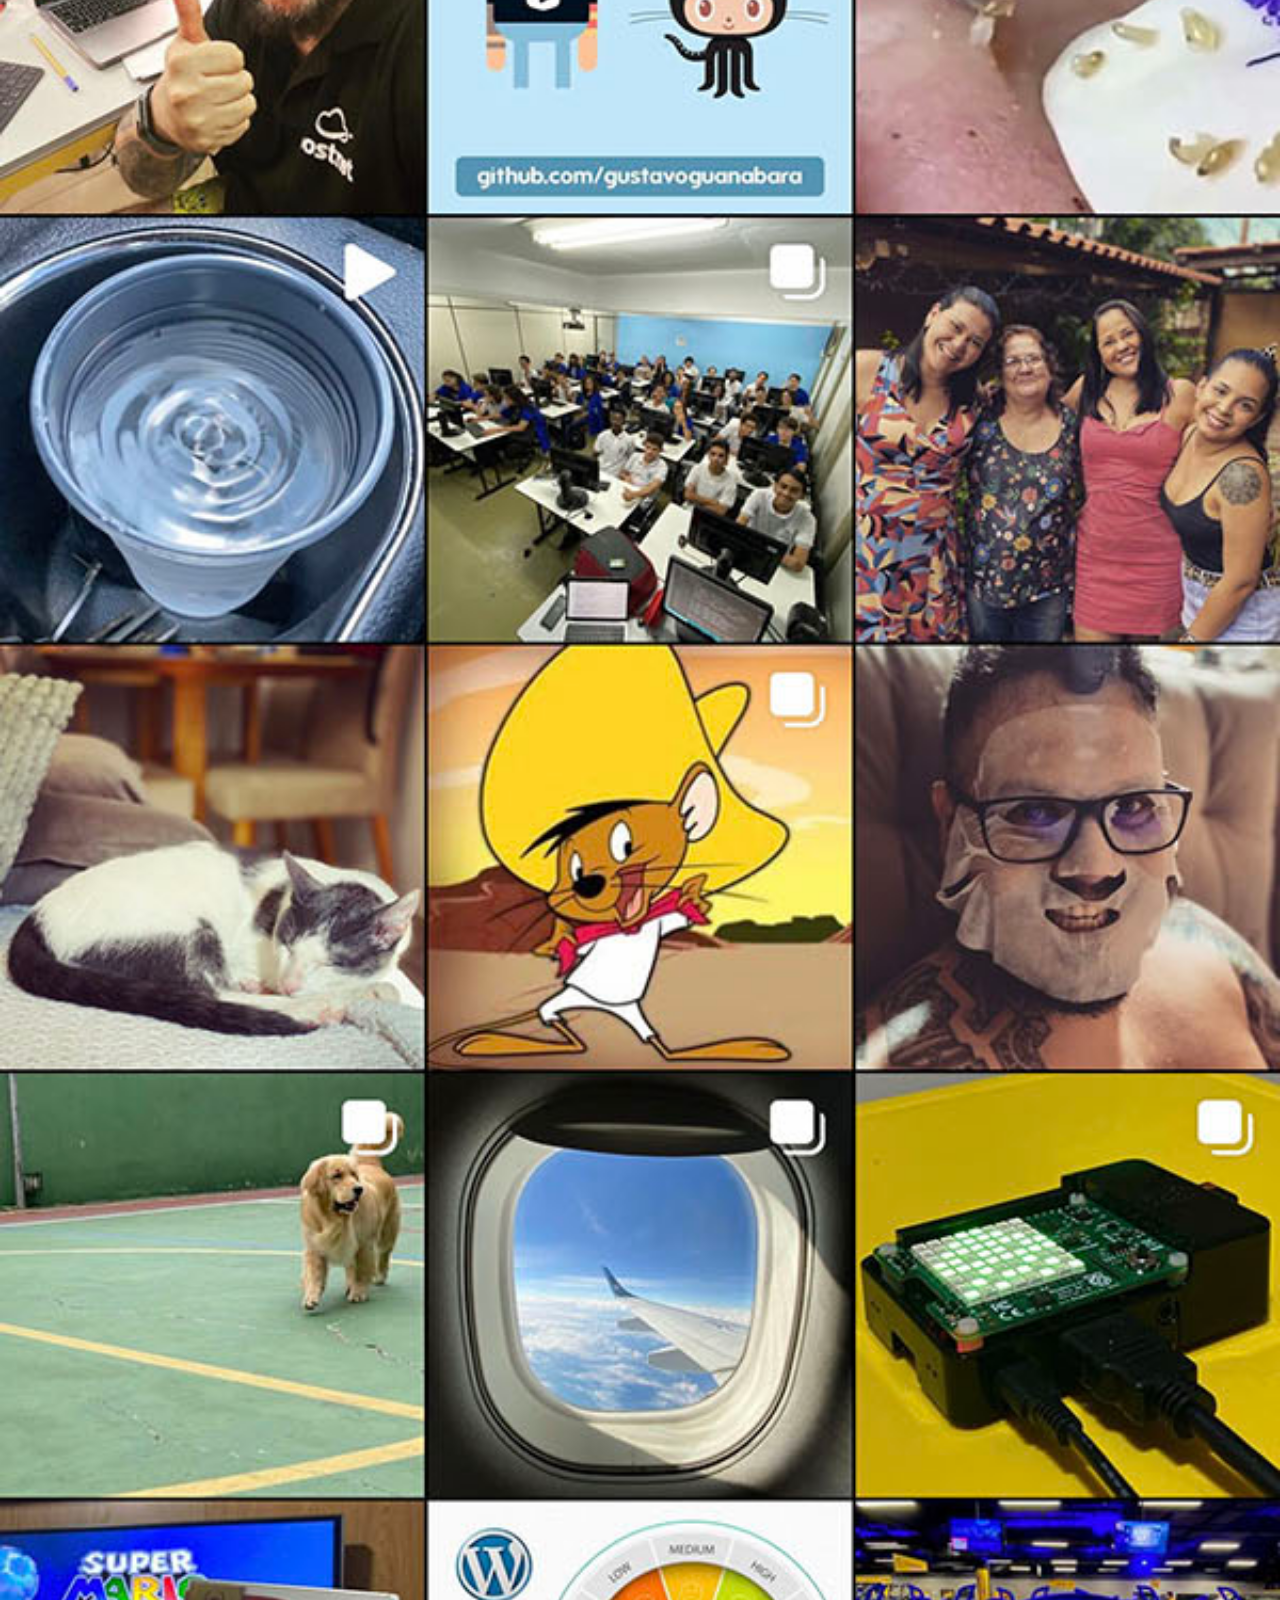
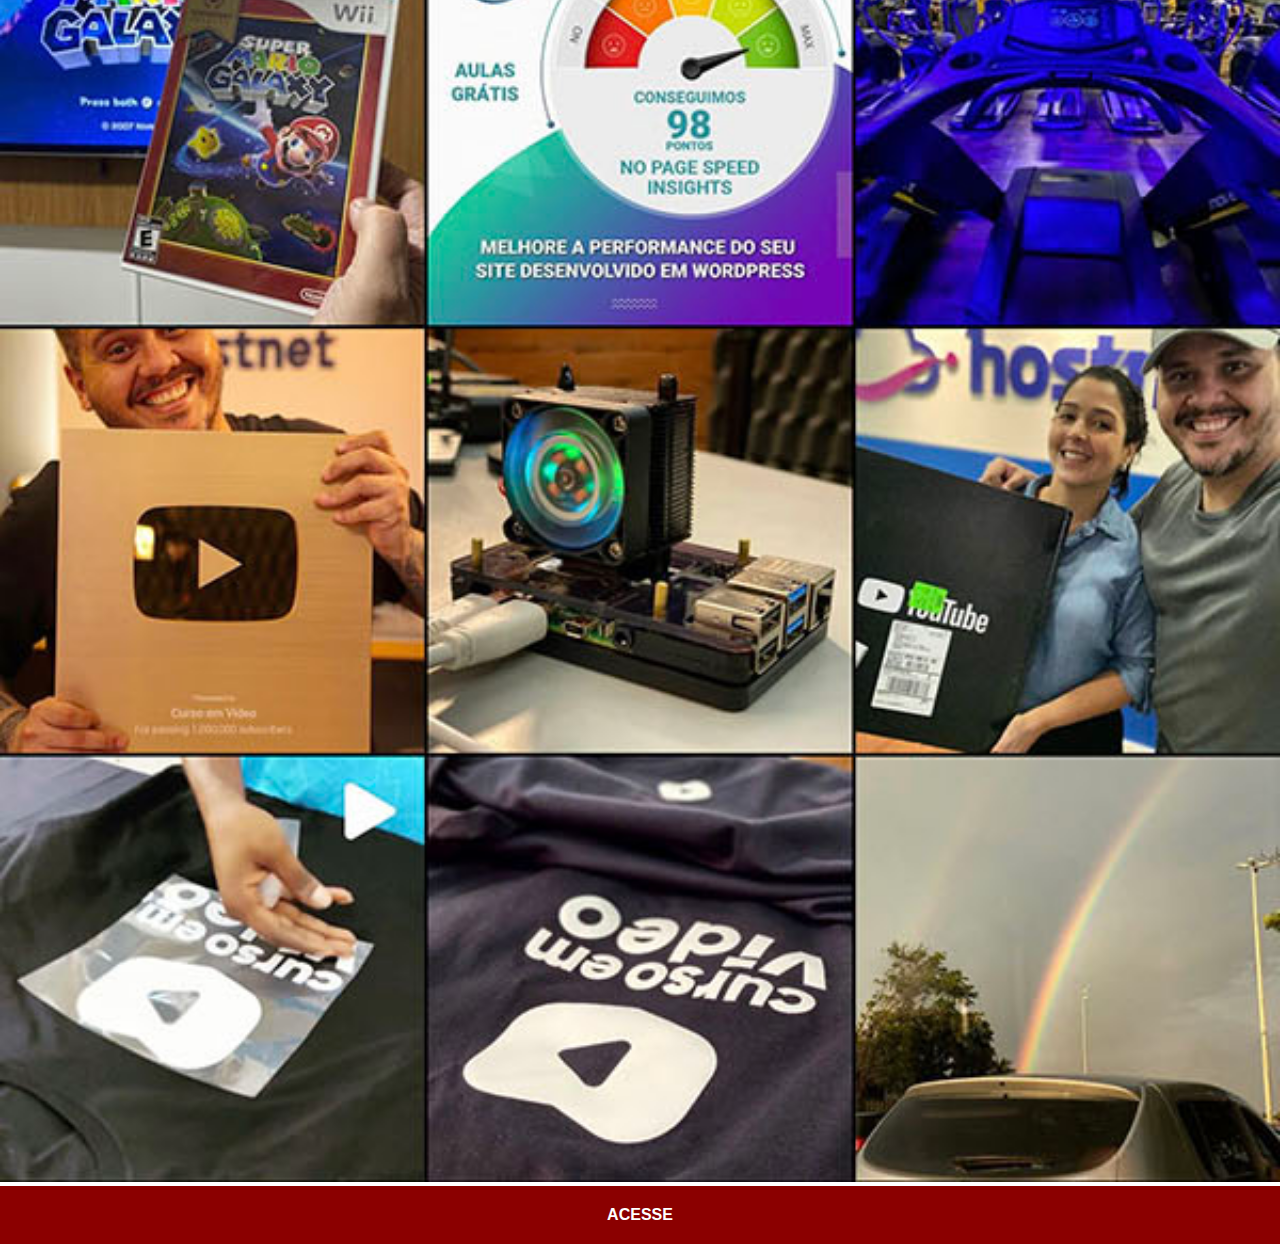
<file: views/instagram.html>
<!DOCTYPE html>
<html lang="pt-br">
<head>
    <meta charset="UTF-8">
    <meta name="viewport" content="width=device-width, initial-scale=1.0">
    <title>instagram</title>
    <link rel="stylesheet" href="../css/social.css">
</head>
<body>
    <img src="../imagens/tela-instagram.jpg" alt="instagram">
    <a href="https://www.instagram.com/cursoemvideo/?hl=pt" target="_blank">ACESSE</a>
</body>
</html>
</file>
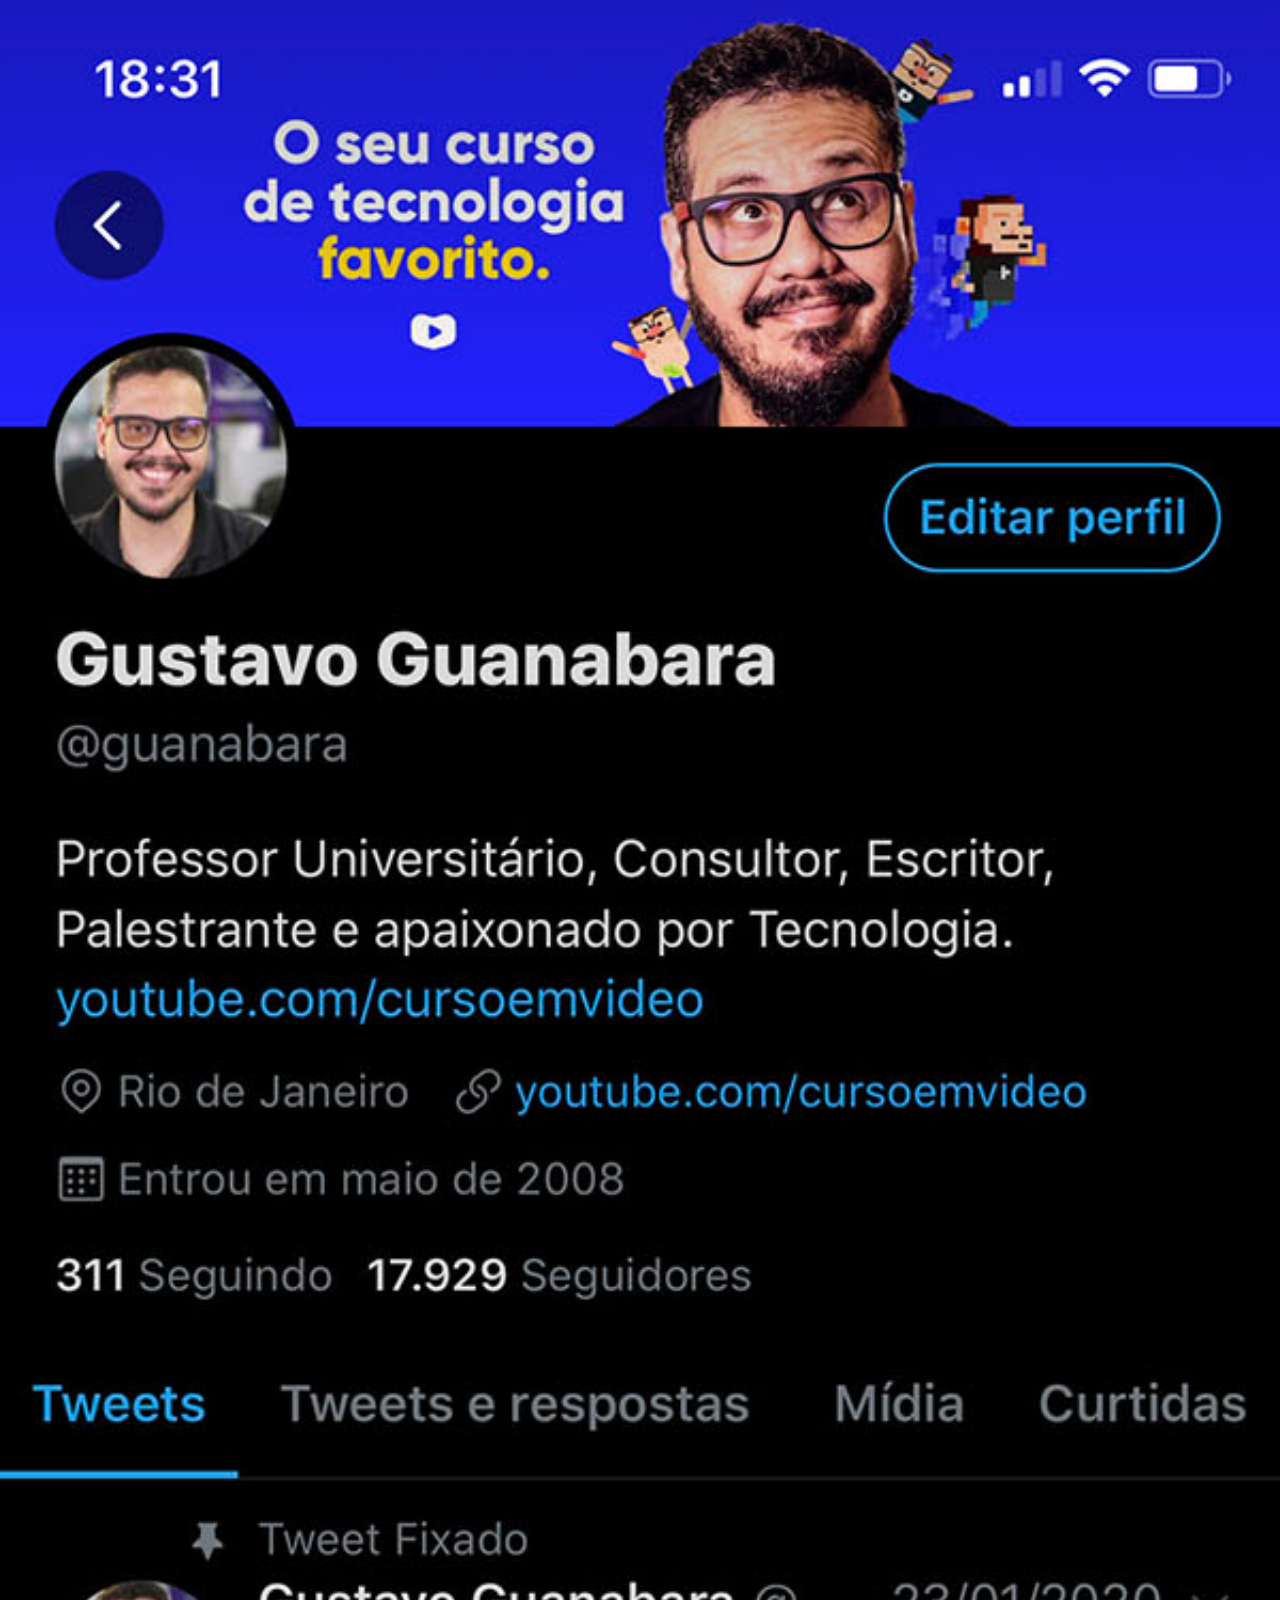
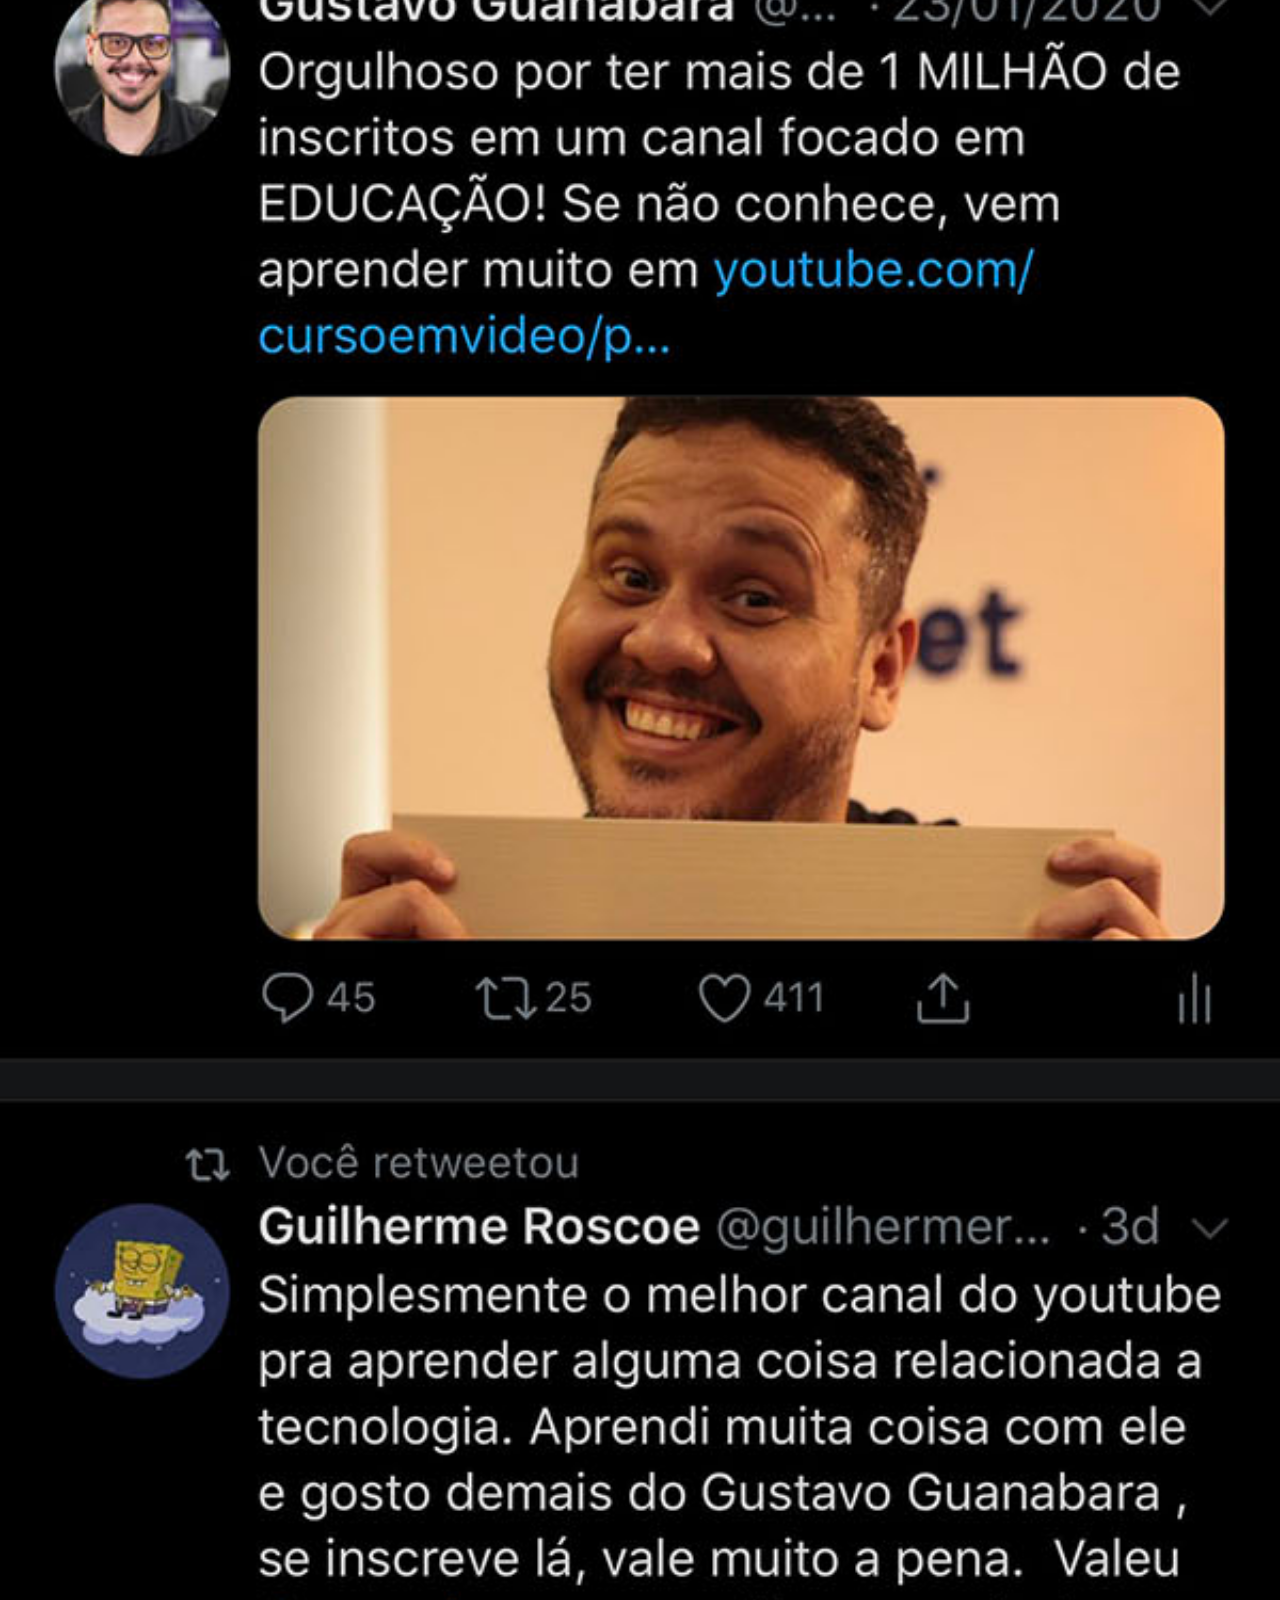
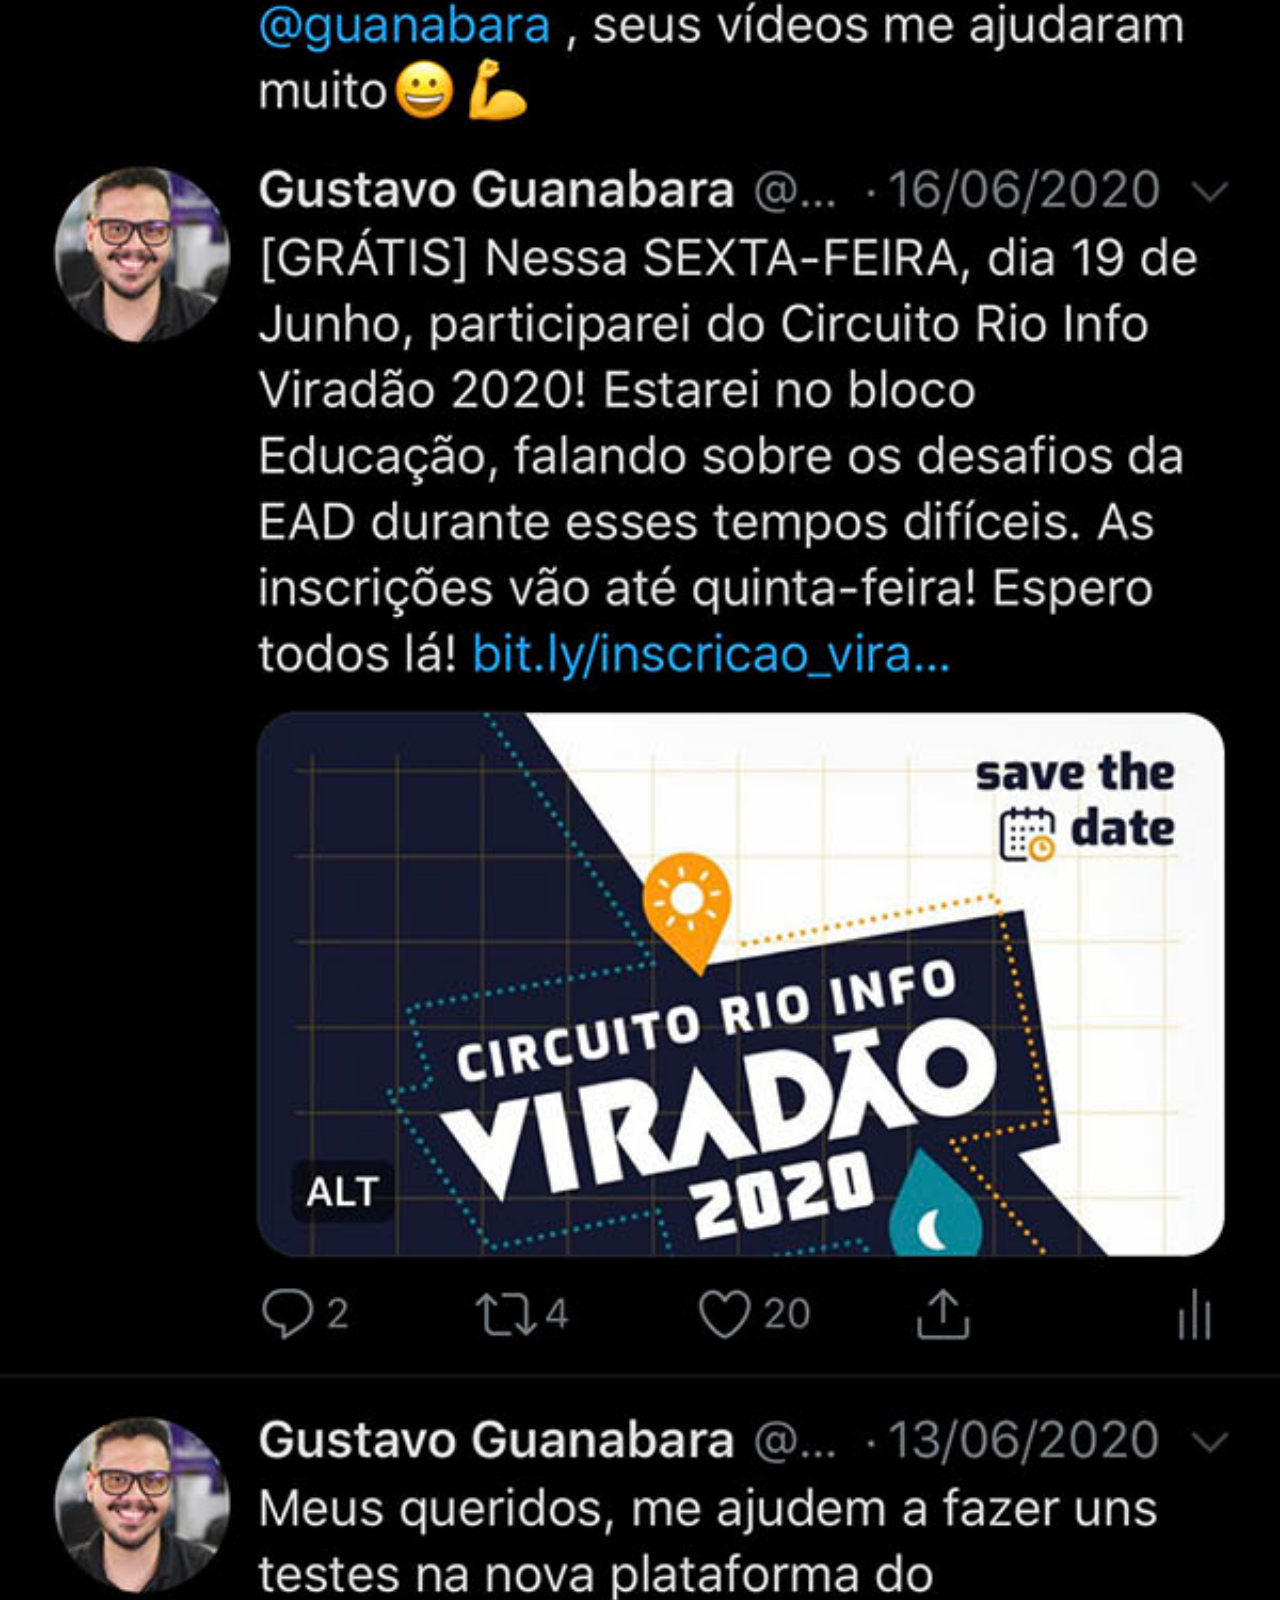
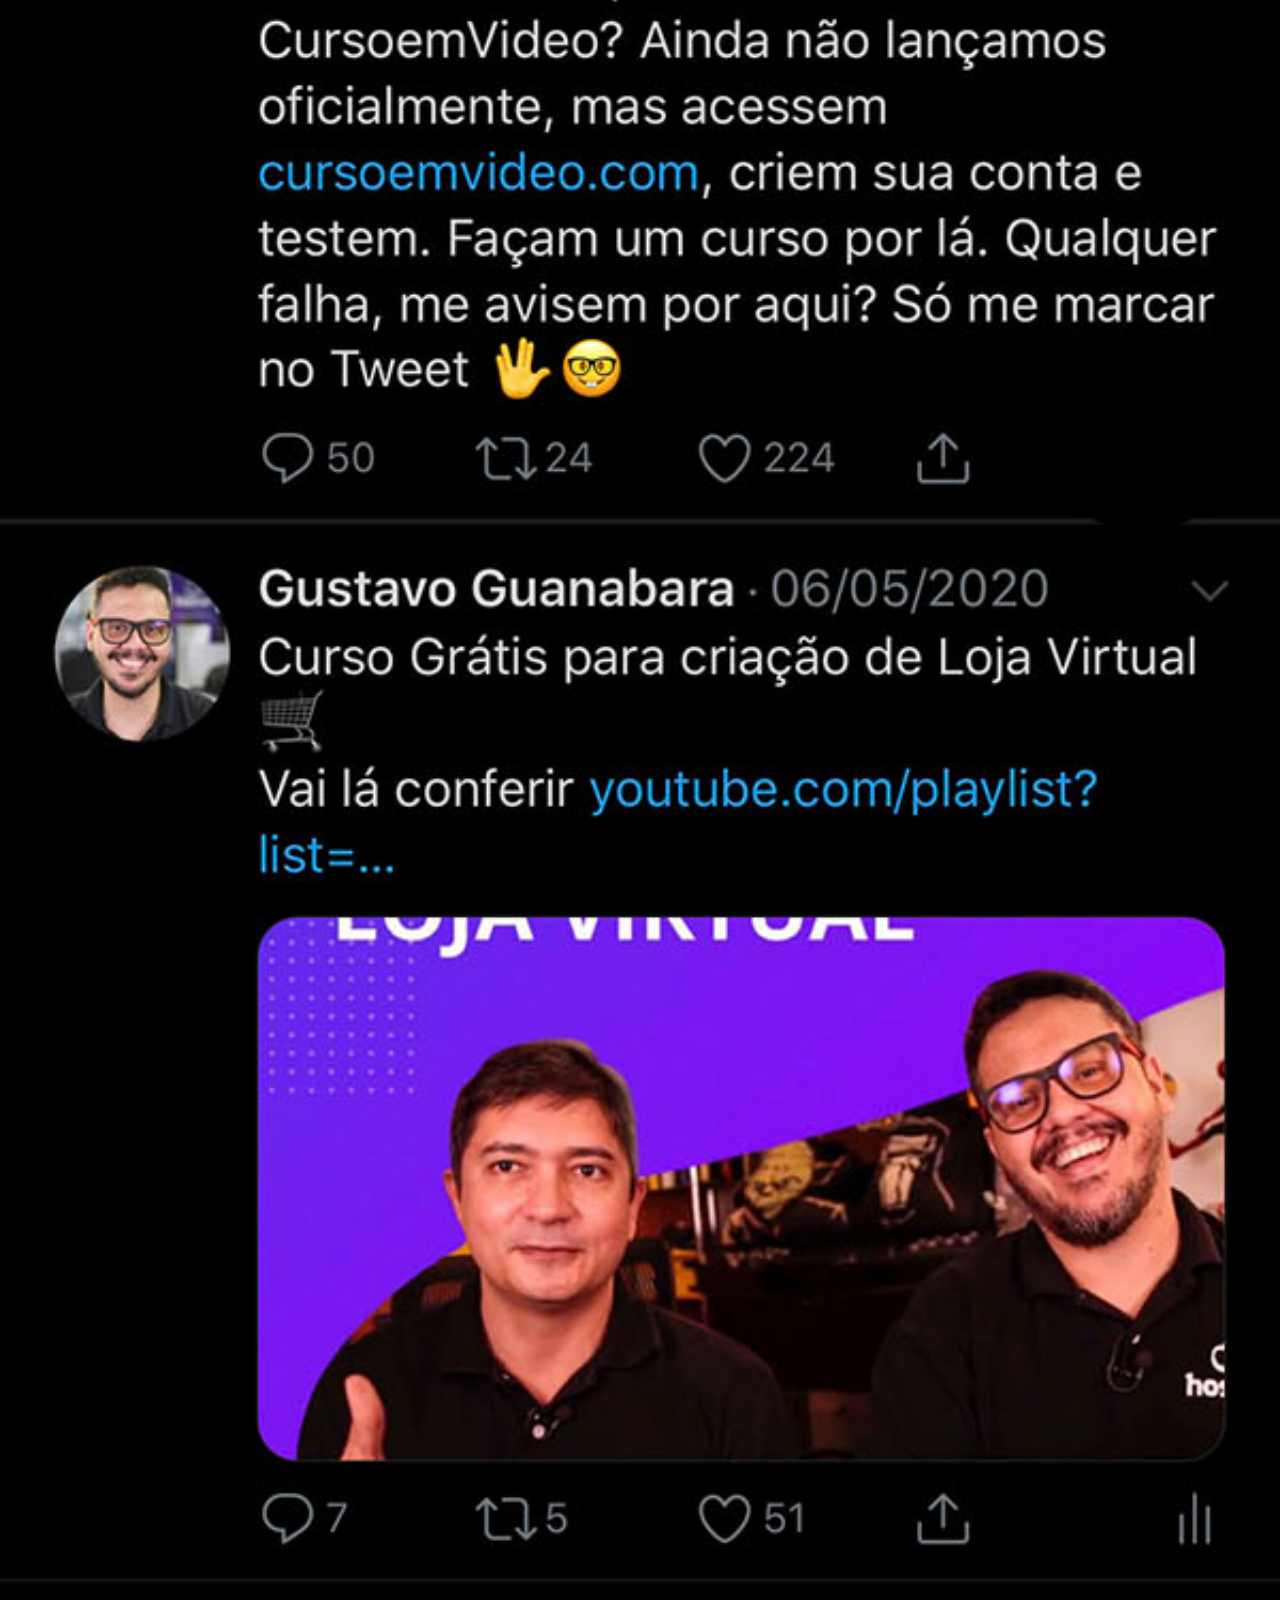
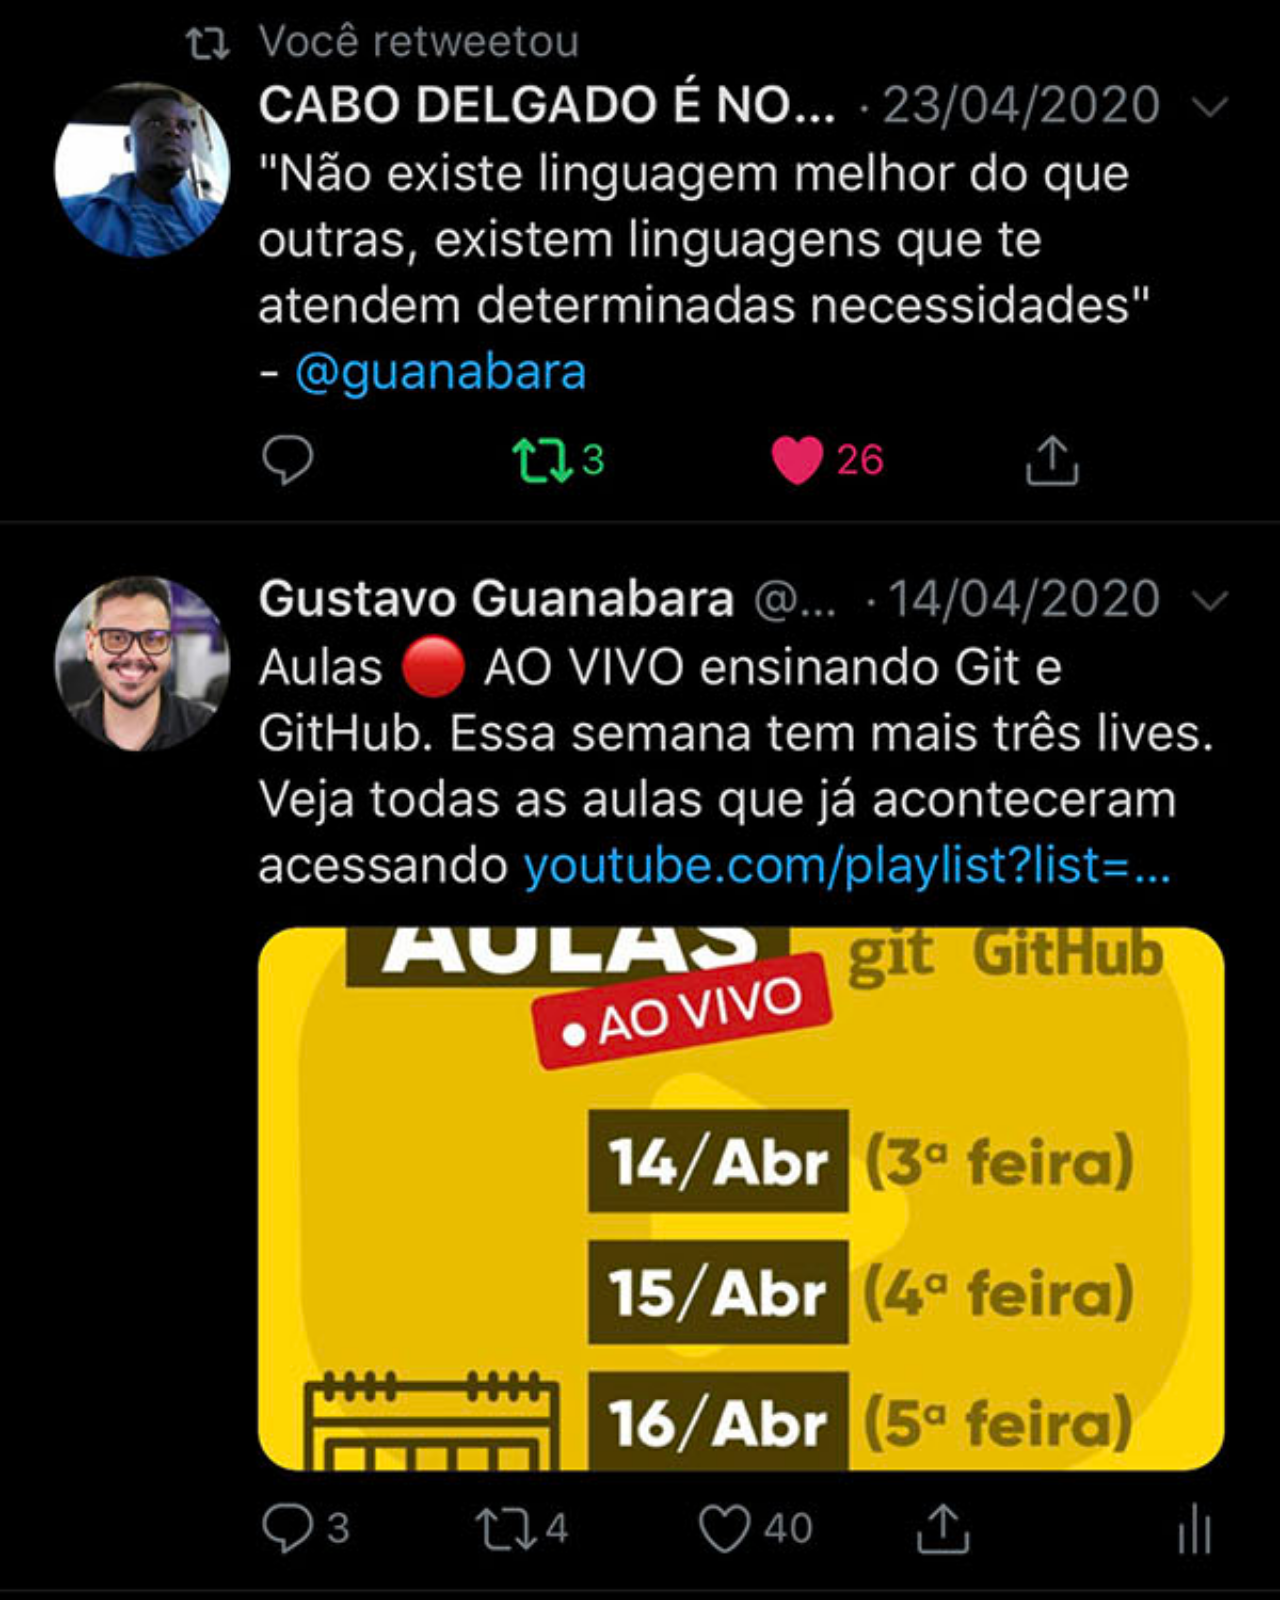
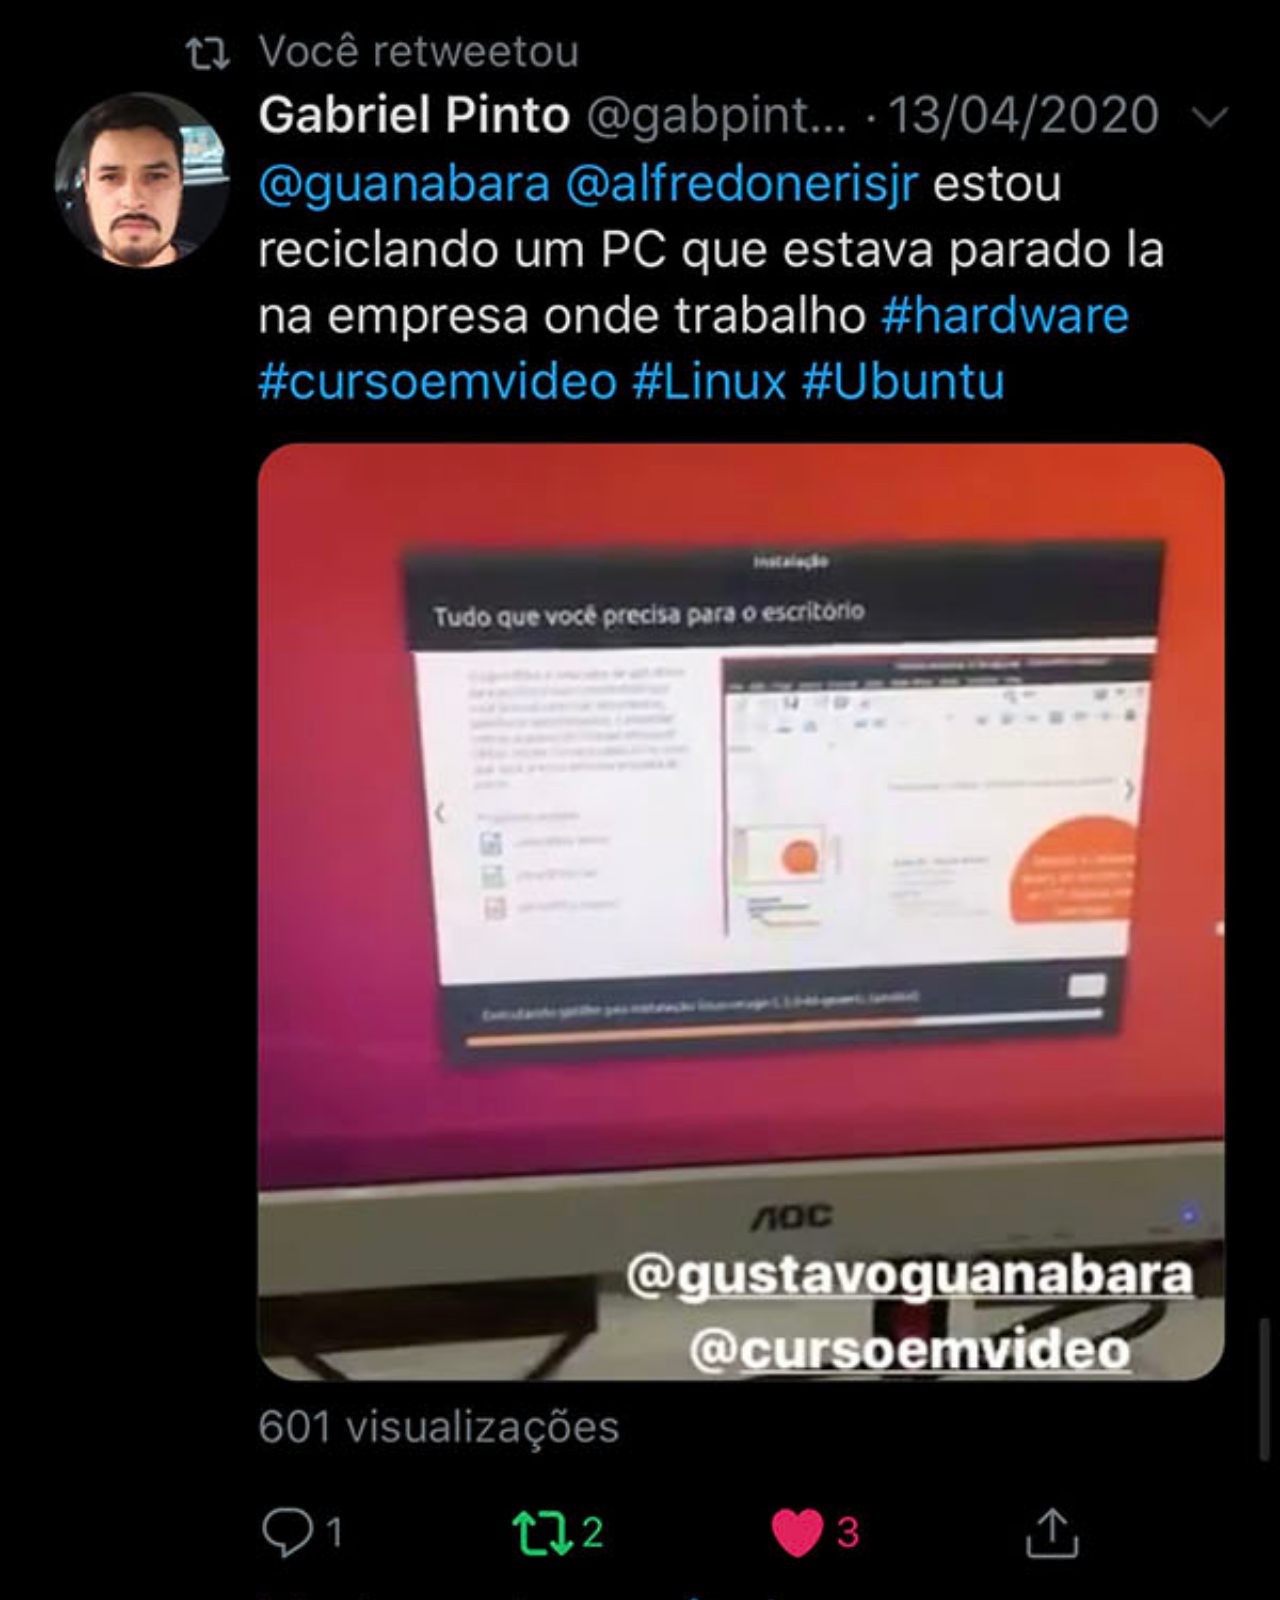
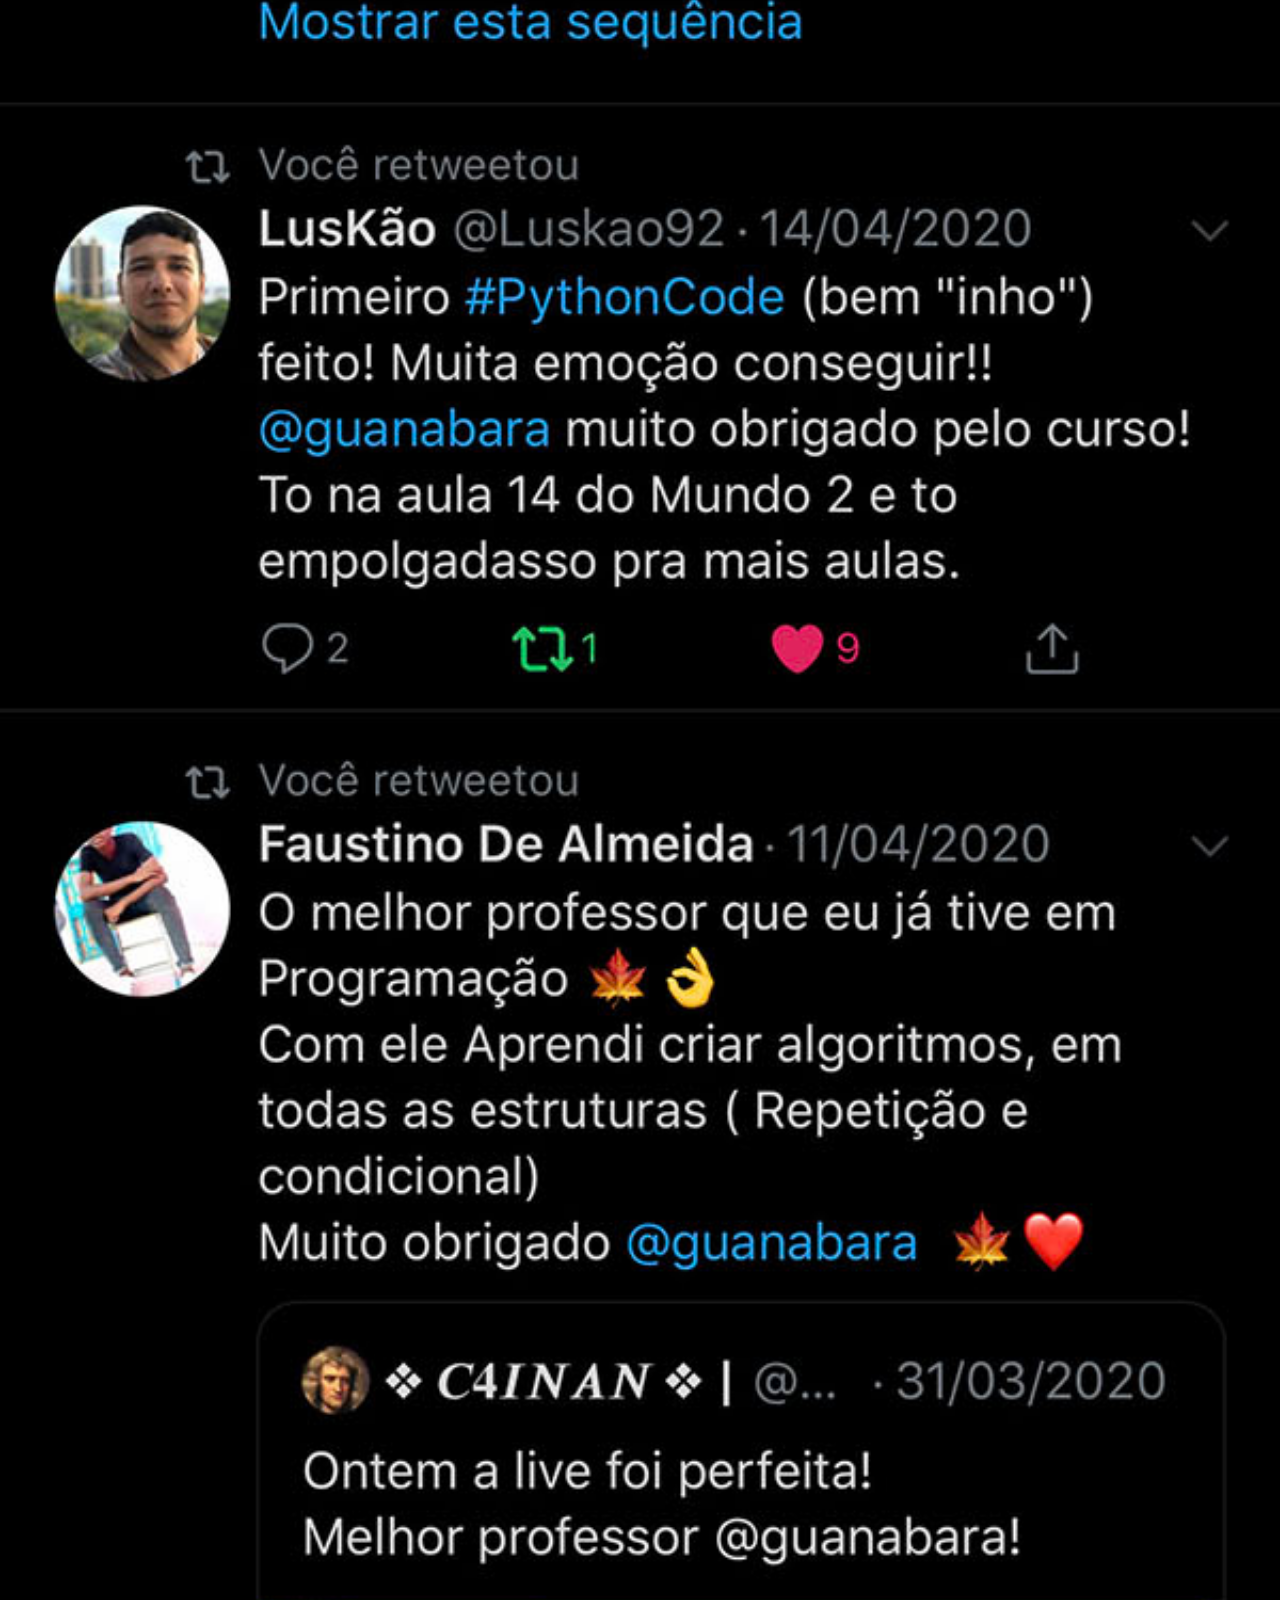
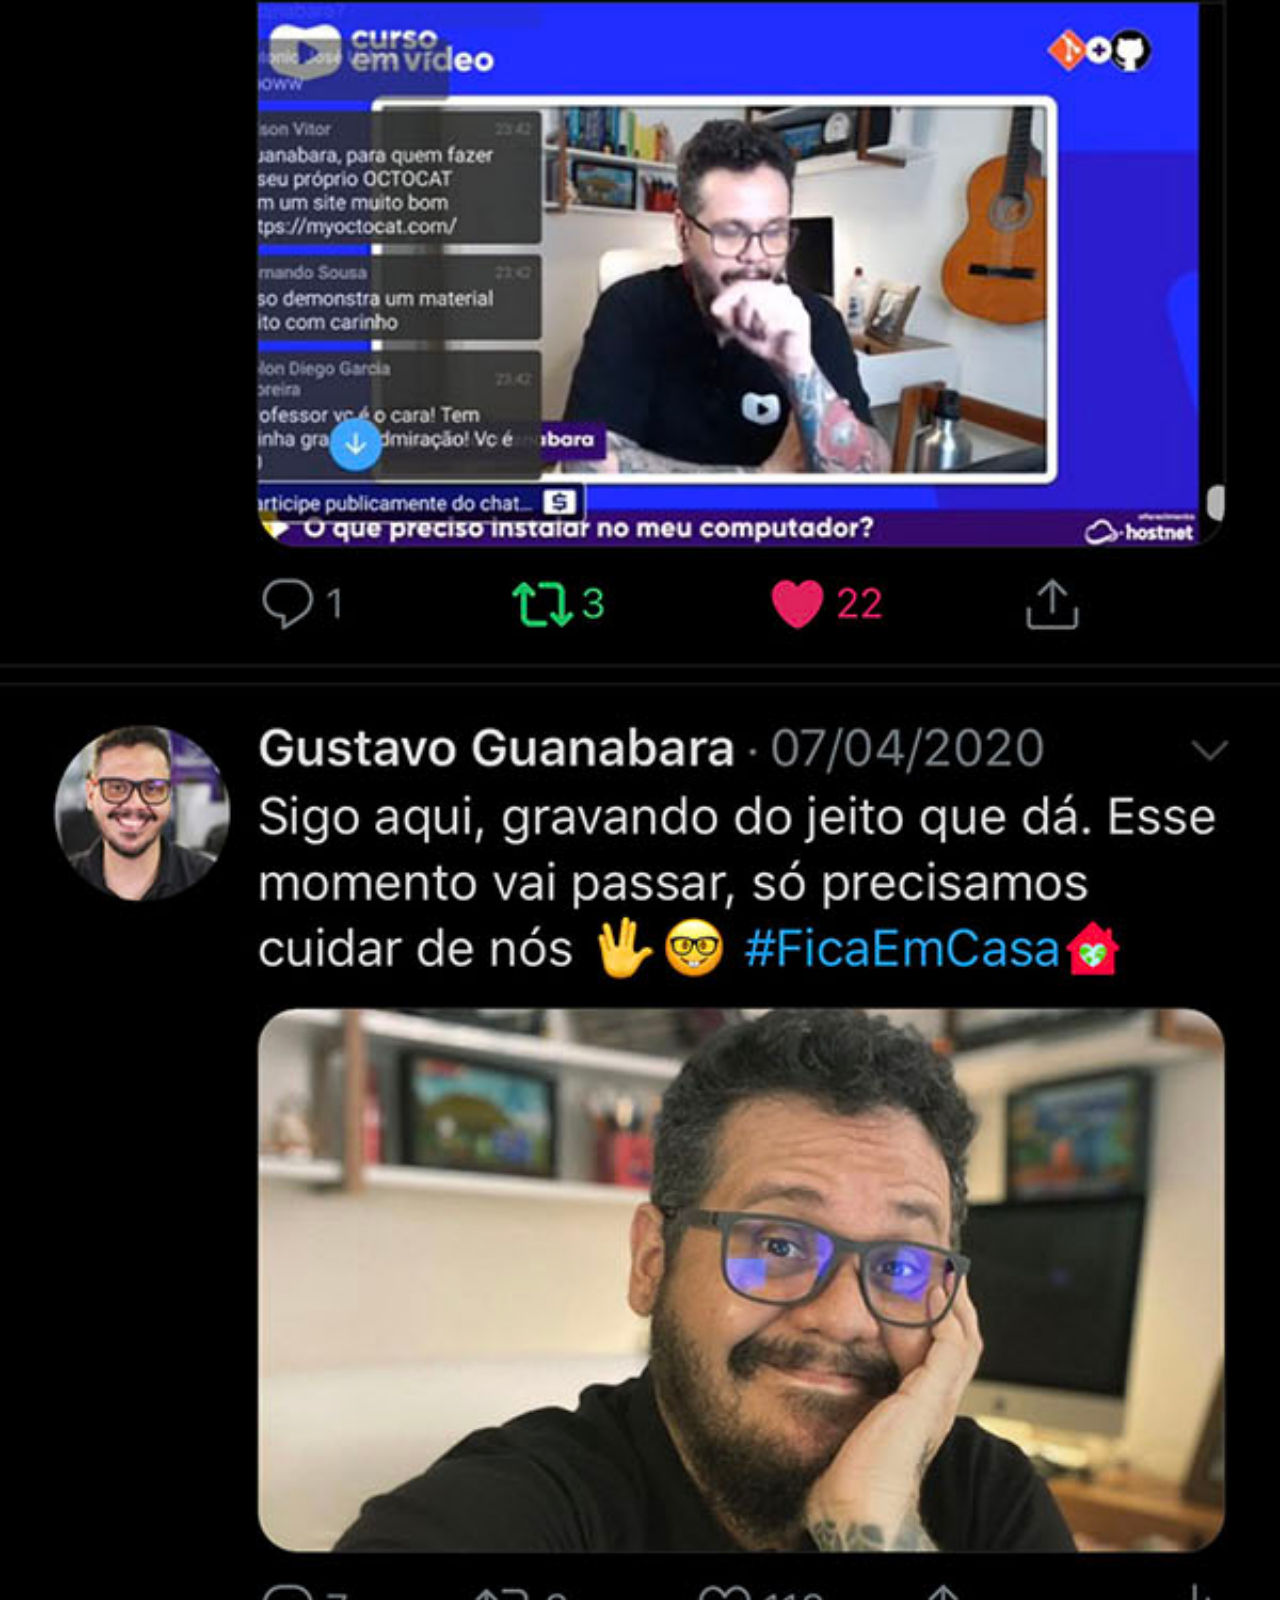
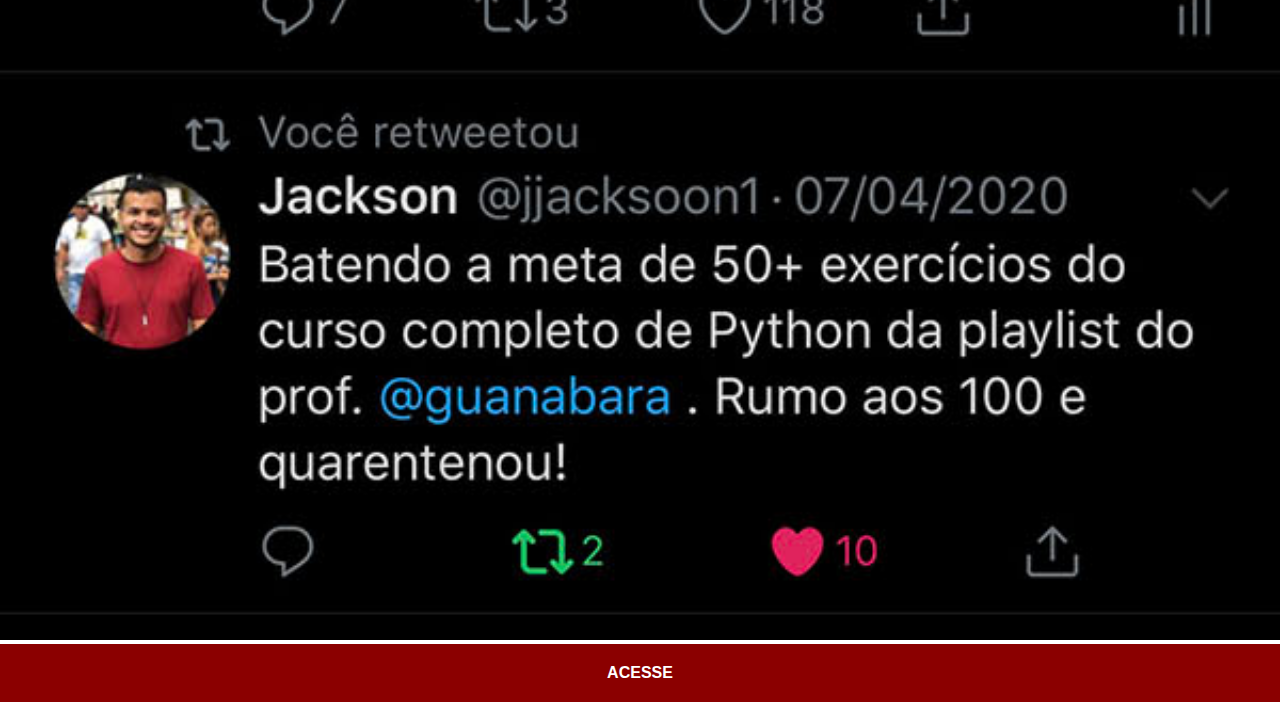
<file: views/twitter.html>
<!DOCTYPE html>
<html lang="pt-br">
<head>
    <meta charset="UTF-8">
    <meta name="viewport" content="width=device-width, initial-scale=1.0">
    <title>twitter</title>
    <link rel="stylesheet" href="../css/social.css">
</head>
<body>
    <img src="../imagens/tela-twitter.jpg" alt="twitter">
    <a href="https://twitter.com/cursosemvideo" target="_blank">ACESSE</a>
</body>
</html>
</file>
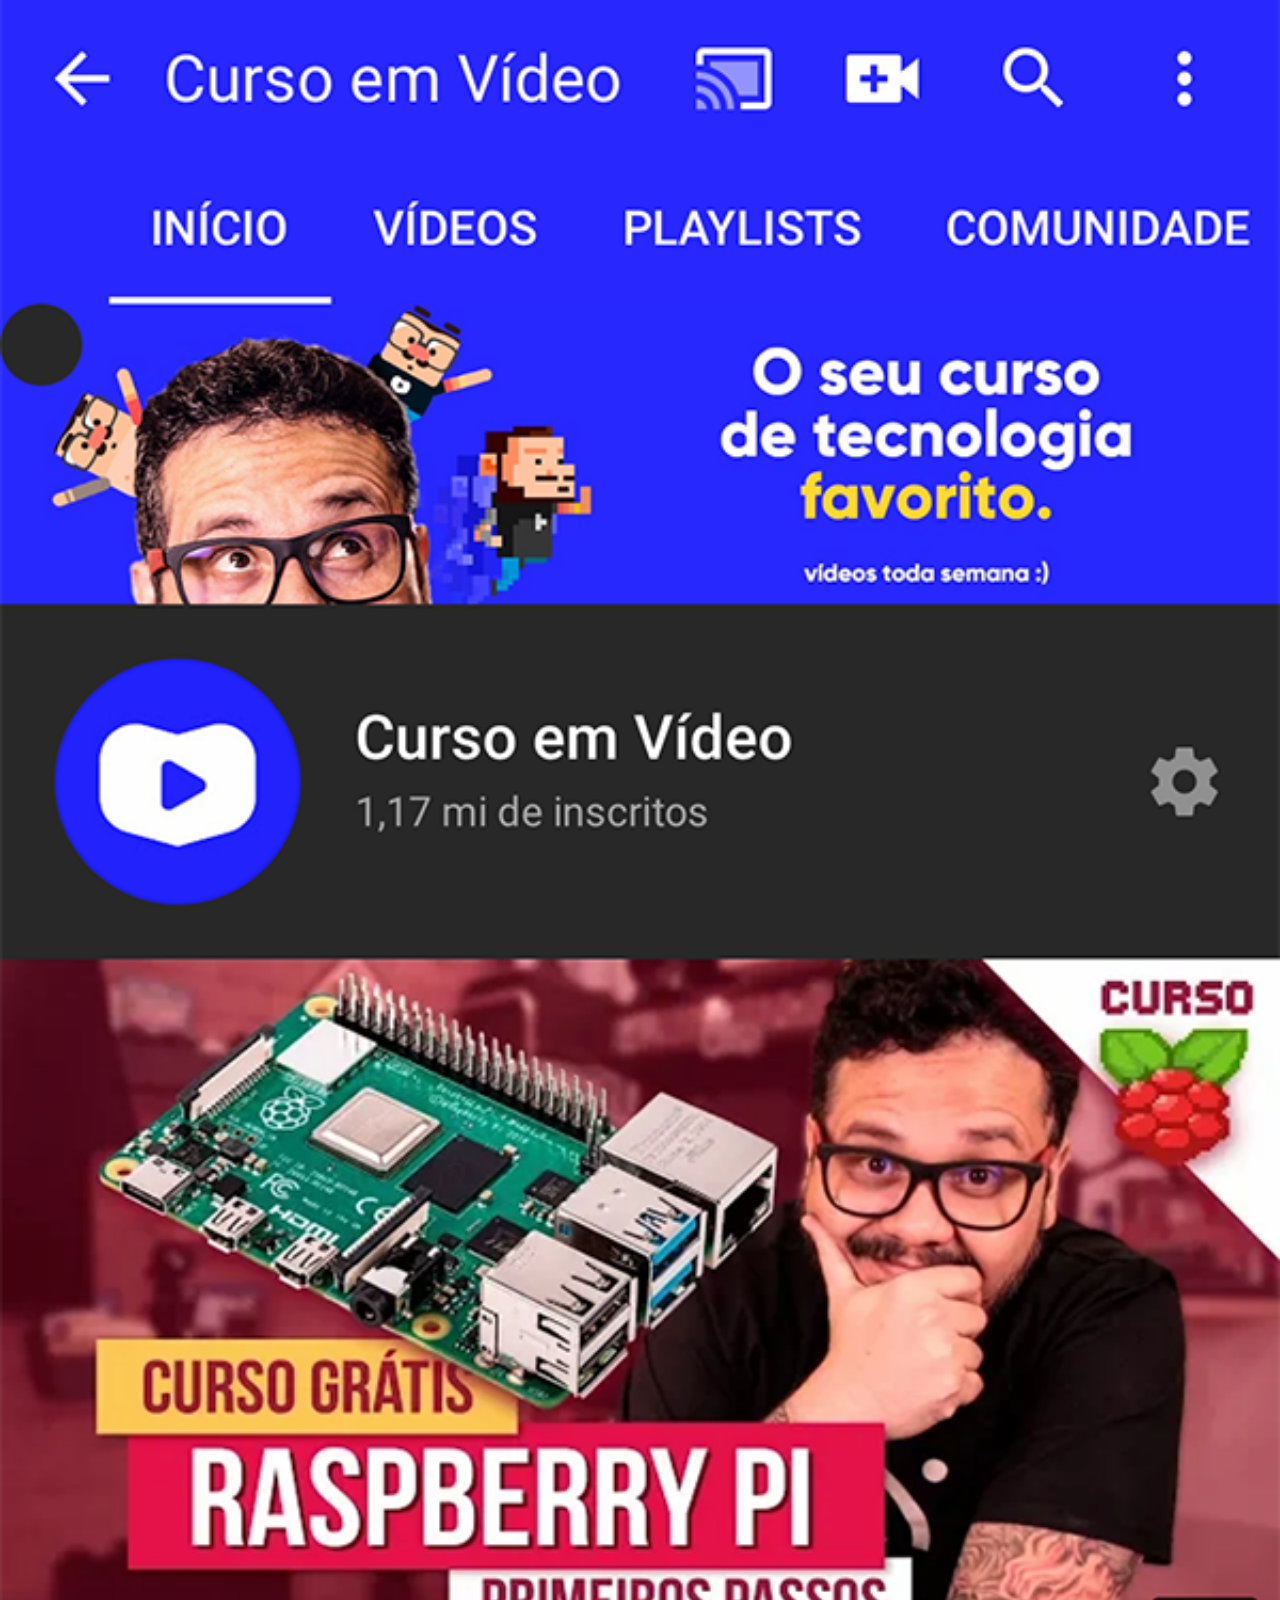
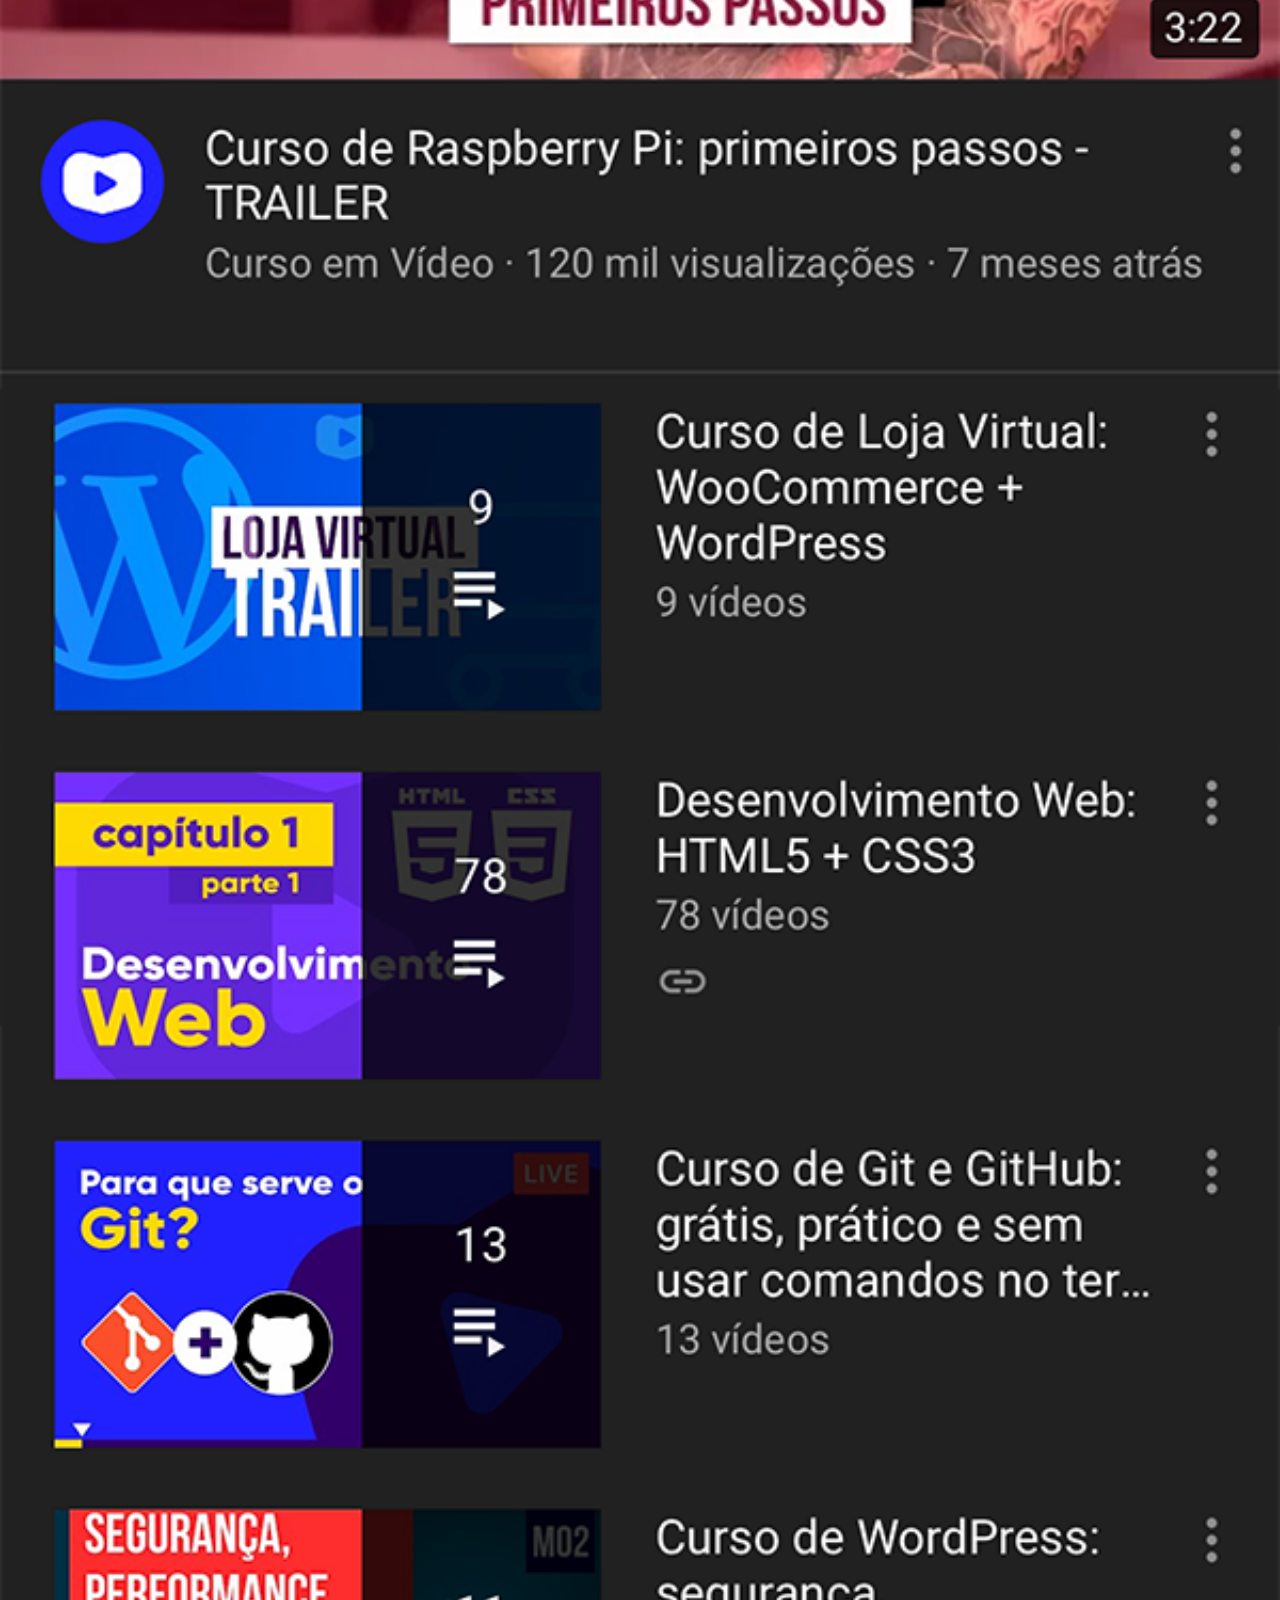
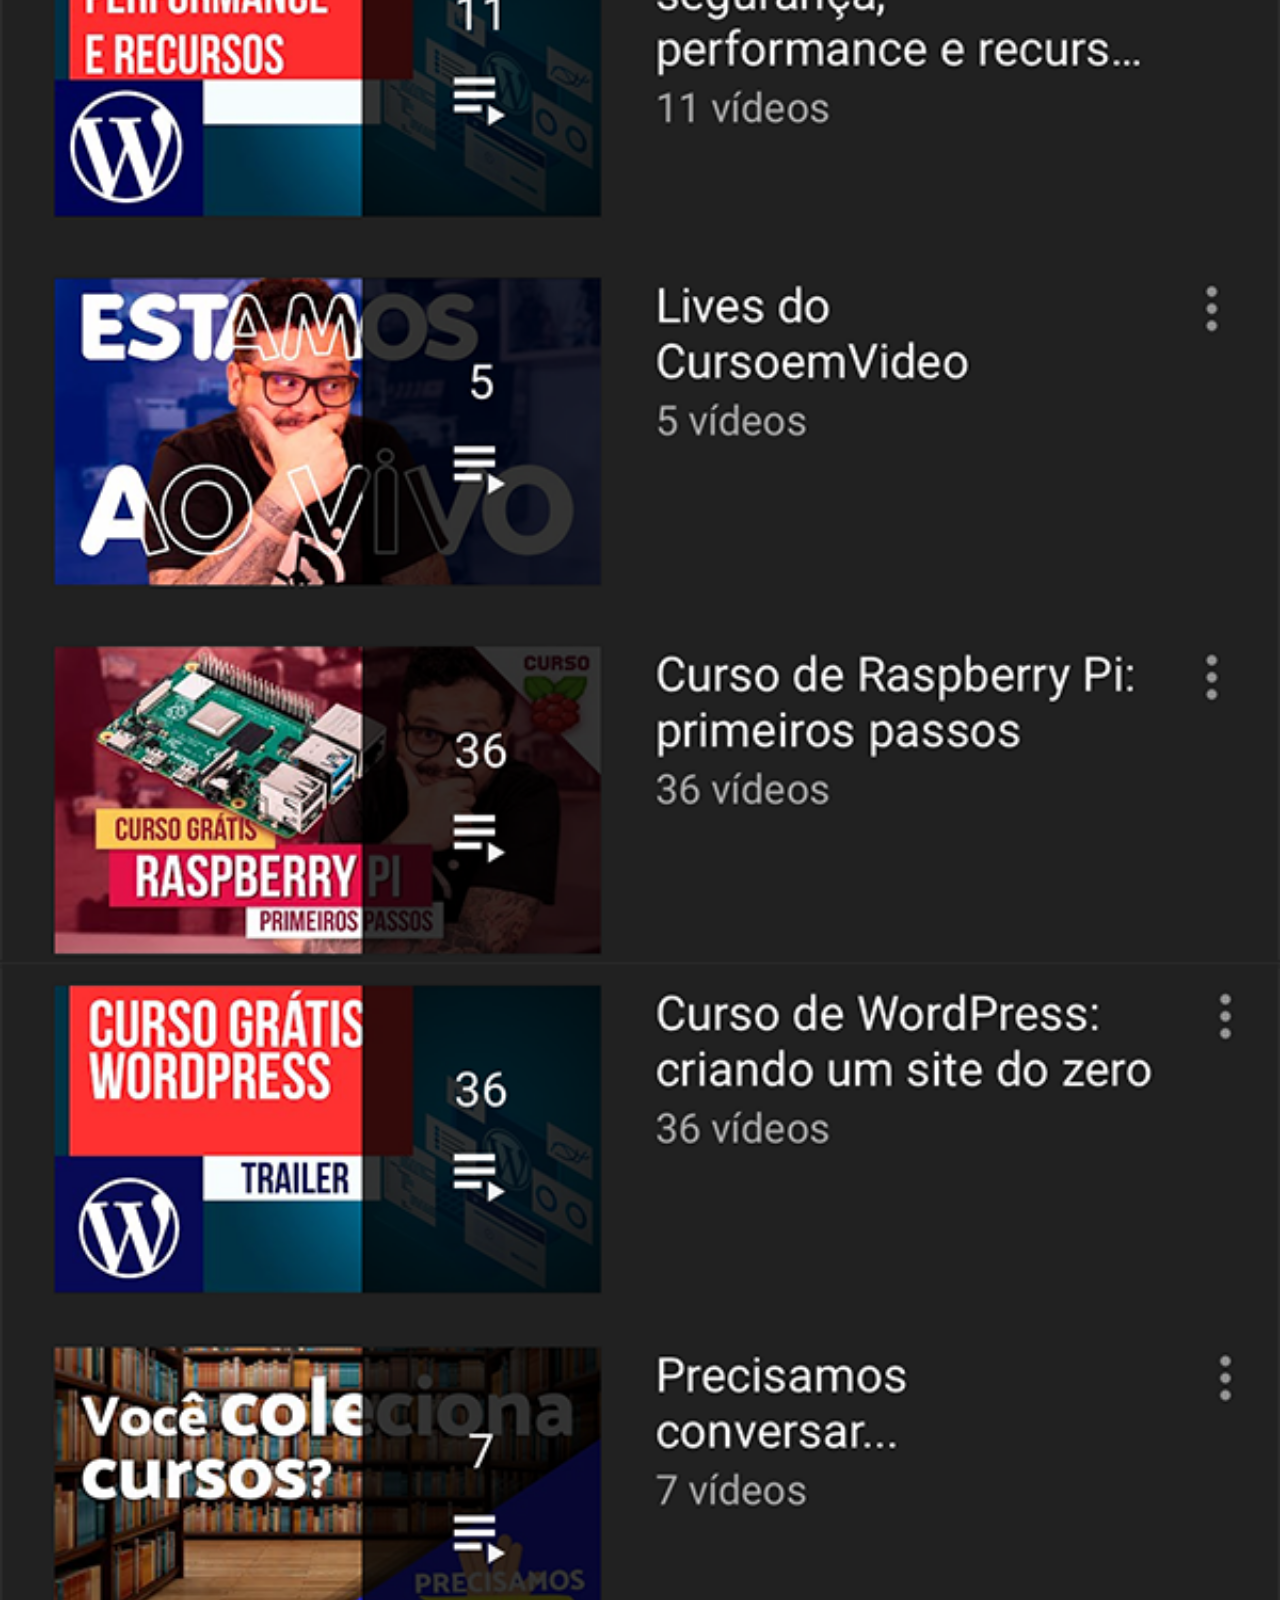
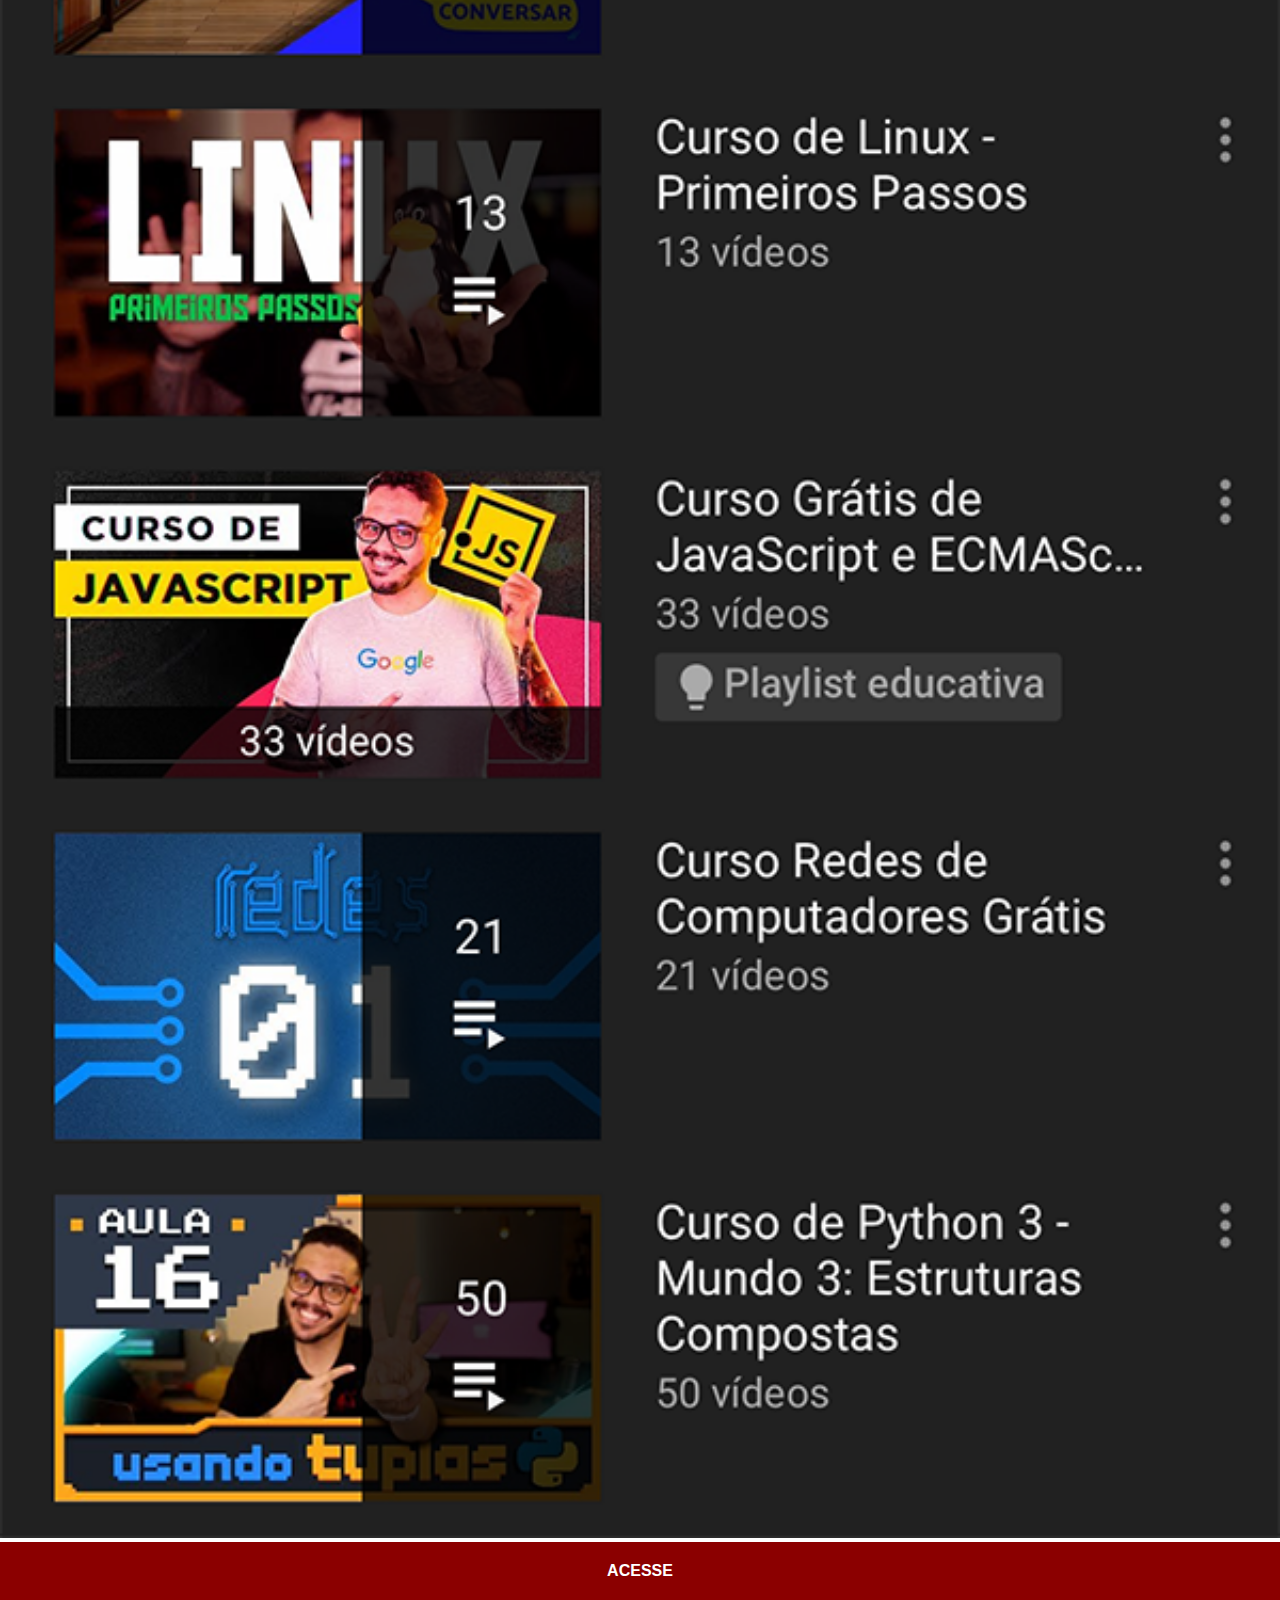
<file: views/youtube.html>
<!DOCTYPE html>
<html lang="pt-br">
<head>
    <meta charset="UTF-8">
    <meta name="viewport" content="width=device-width, initial-scale=1.0">
    <title>Youtube</title>
    <link rel="stylesheet" href="../css/social.css">
</head>
<body>
    <img src="../imagens/tela-youtube.png" alt="youtube">
    <a href="https://www.youtube.com/@CursoemVideo/playlists" target="_blank">ACESSE</a>
</body>
</html>
</file>
<file: css/style.css>
@charset "UTF-8";

*{
    margin: 0px;
    padding: 0px;
    font-family: Arial, Helvetica, sans-serif;
}
html, body{
    height: 100vh;
    width: 100vw;
}
body{
    
    background: url("../imagens/fundo-madeira.jpg") 
                no-repeat 
                top center / cover
                fixed;
                

}
main{
    height: 90vh;
    position: relative;
}
#cell-phone{
    
    position: absolute;
    top: 50%;
    left: 50%;
    transform: translate(-50%, -50%);

    height: 627px;
    width: 311px;
    background:   url('../imagens/frame-iphone.png') no-repeat;
}
#tela{
    position: relative;
    top: 80px;
    left: 22px;
    width: 267px;
    height: 471px;
}
#social-media{
    text-align: right;

}
#social-media img{
    
    width: 50px;
    border-radius: 50%;
    margin: 10px 30px 10px 10px;
    box-shadow: 2px 2px 5px rgba(0, 0, 0, 0.425);
    box-sizing: border-box;
}
#social-media img:hover{

    border: 2px solid rgba(255, 255, 255, 0.637);
    transform: translate(-3px, -3px);
    box-shadow: 5px 5px 10px rgba(255, 255, 255, 0.637);
    transition: transform 0.2s, border 0.1s, box-shadow 1s ;
}
</file>
<file: css/social.css>
@charset "UTF-8";
*{
    margin: 0px;
    padding: 0px;
    font-family: Arial, Helvetica, sans-serif;
}
::-webkit-scrollbar{
    width: 0px;
    height: 0px;
}
#body-home{
    width: 100vw;
    height: 100vh;
    background: black 
                url("../imagens/tela-home.jpg") 
                no-repeat 
                top center / cover;
}

img{
    width: 100vw;


}
a{
    display: block;
    background-color: darkred;
    color: white;
    padding: 20px;
    text-align: center;
    font-weight: bolder;
    text-decoration: none;
}
a:hover{
    background-color: red;
}
</file>
